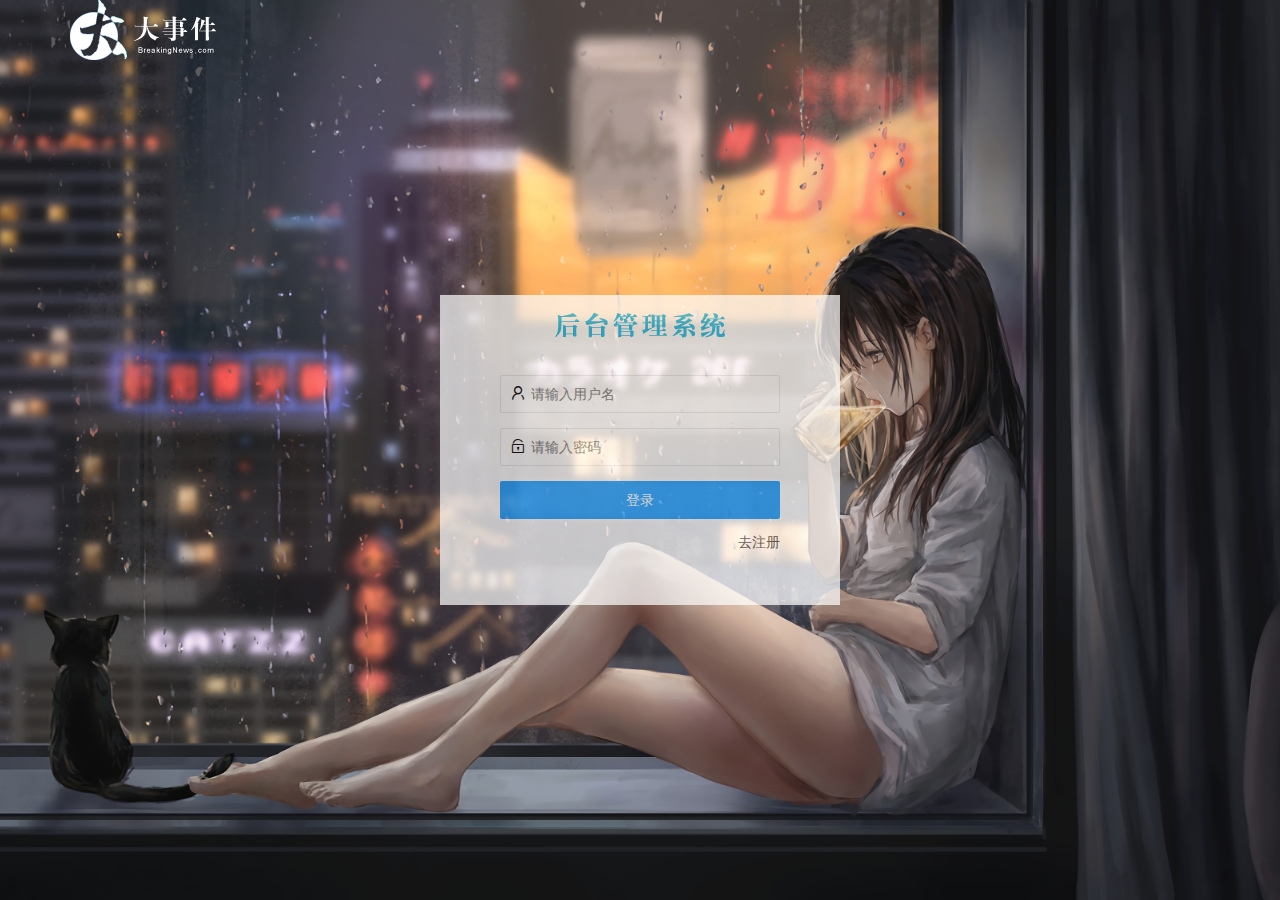
<file: login.html>
<!DOCTYPE html>
<html lang="en">

<head>
    <meta charset="UTF-8">
    <meta http-equiv="X-UA-Compatible" content="IE=edge">
    <meta name="viewport" content="width=device-width, initial-scale=1.0">
    <title>Document</title>
    <link rel="stylesheet" href="/assets/lib/layui/css/layui.css" />
    <link rel="stylesheet" href="/assets/css/login.css" />
    <!-- 头部log区域 -->
    <div class="layui-main">
        <img src="/assets/images/logo.png" alt="" />
    </div>


</head>

<body>
    <!-- 登录注册区域 -->
    <div class="loginAndRegBox">
        <div class="title-box"></div>
        <!-- 登录的div -->
        <div class="login-box">
            <!-- 登录的表单 -->
            <form class="layui-form" id="form_login">
                <!-- 用户名 -->
                <div class="layui-form-item">
                    <i class="layui-icon layui-icon-username"></i>
                    <input type="text" name="username" required lay-verify="required" placeholder="请输入用户名"
                        autocomplete="off" class="layui-input">
                </div>
                <!-- 密码 -->
                <div class="layui-form-item">
                    <i class="layui-icon layui-icon-password"></i>
                    <input type="password" name="password" required lay-verify="required|pass" placeholder="请输入密码"
                        autocomplete="off" class="layui-input">

                </div>
                <!-- 登录按钮 -->
                <div style="text-align: center;" class="layui-form-item">
                    <!-- 表单按钮与普通按钮的区别就是lay-submit属性 -->
                    <button class="layui-btn  layui-btn-normal" lay-submit>登录</button></button>
                </div>
                <div style="text-align: right;" class="layui-form-item">
                    <a href="javascript:;" id="link_reg">去注册</a>
                </div>
            </form>

        </div>
        <!-- 注册的div -->
        <div class="reg-box">
            <!-- 注册的表单 -->
            <form class="layui-form" id="form_reg">
                <!-- 用户名 -->
                <div class="layui-form-item">
                    <i class="layui-icon layui-icon-username"></i>
                    <input type="text" name="username" required lay-verify="required" placeholder="请输入用户名"
                        autocomplete="off" class="layui-input">
                </div>
                <!-- 密码 -->
                <div class="layui-form-item">
                    <i class="layui-icon layui-icon-password"></i>
                    <input type="password" name="password" required lay-verify="required|pass" placeholder="请输入密码"
                        autocomplete="off" class="layui-input">
                </div>
                <!-- 确认密码 -->
                <div class="layui-form-item">
                    <i class="layui-icon layui-icon-password"></i>
                    <input type="password" name="repassword" required lay-verify="required|pass|repwd"
                        placeholder="请再次输入密码" autocomplete="off" class="layui-input">
                </div>
                <!-- 注册按钮 -->
                <div style="text-align: center;" class="layui-form-item">
                    <!-- 表单按钮与普通按钮的区别就是lay-submit属性 -->
                    <button class="layui-btn  layui-btn-normal" lay-submit>注册</button></button>
                </div>
                <div style="text-align: right;" class="layui-form-item">
                    <a href="javascript:;" id="link_login">去登陆</a>
                </div>
            </form>
        </div>
    </div>
    <!-- 导入layui的js文件 -->
    <script src="/assets/lib/layui/layui.all.js"></script>
    <!-- 导入jq -->
    <script src="/assets/lib/jquery.js"></script>
    <!-- 自己封装的 -->
    <script src="/assets/js/baseAPI.js"></script>
    <script src="/assets/js/login.js"></script>
</body>

</html>
</file>
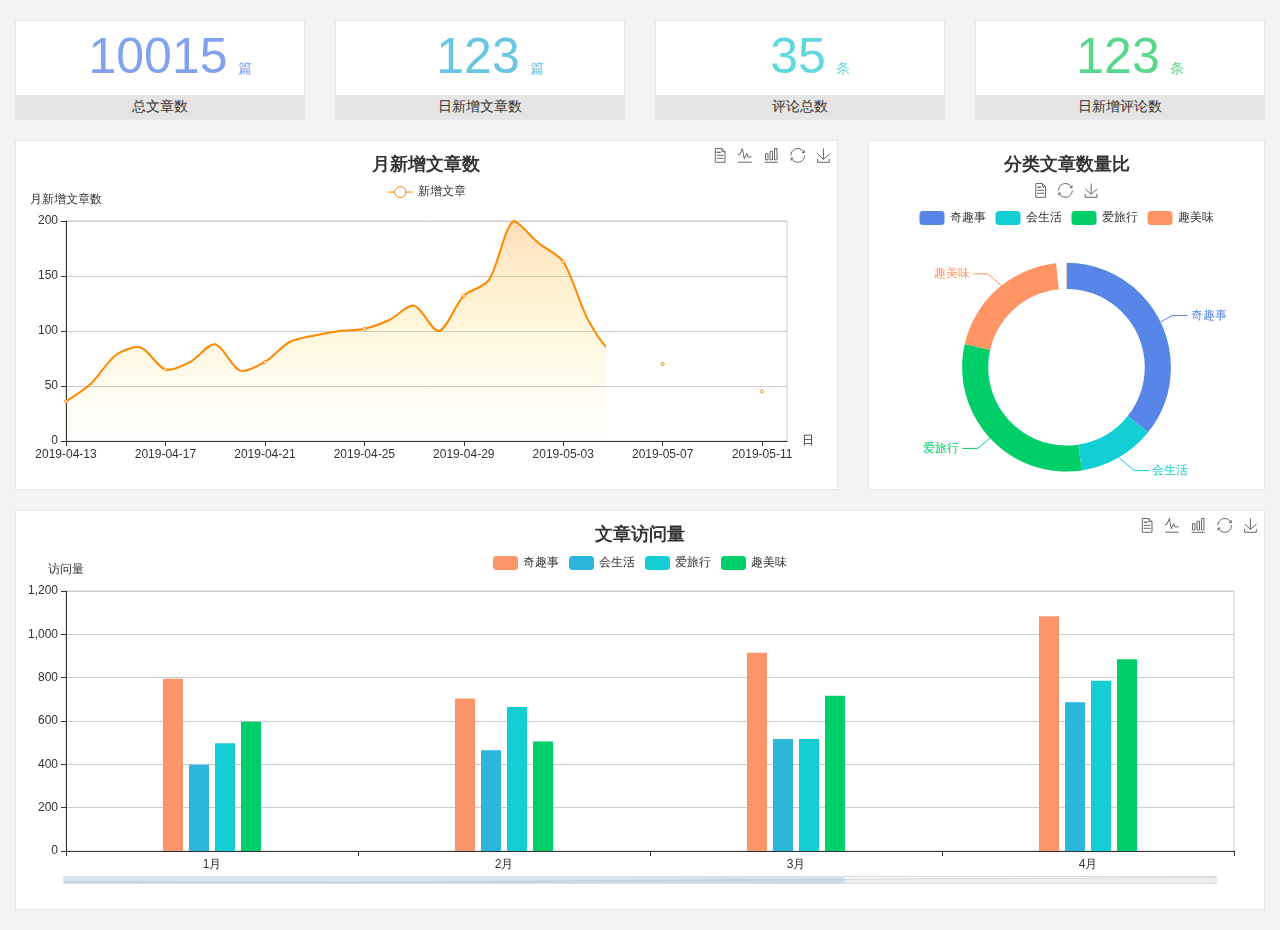
<file: home/dashboard.html>
<!DOCTYPE html>
<html lang="en">

<head>
  <meta charset="UTF-8">
  <meta name="viewport" content="width=device-width, initial-scale=1.0">
  <meta http-equiv="X-UA-Compatible" content="ie=edge">
  <title>图表统计</title>
  <link rel="stylesheet" href="../../assets/lib/bootstrap.css" />
  <link rel="stylesheet" href="../../assets/lib/main.css" />
  <script src="../../assets/lib/jquery.js"></script>
  <script type="text/javascript" src="../../assets/lib/echarts.min.js"></script>
</head>

<body>
  <div class="container-fluid">
    <div class="row spannel_list">
      <div class="col-sm-3 col-xs-6">
        <div class="spannel">
          <em>10015</em><span>篇</span>
          <b>总文章数</b>
        </div>
      </div>
      <div class="col-sm-3 col-xs-6">
        <div class="spannel scolor01">
          <em>123</em><span>篇</span>
          <b>日新增文章数</b>
        </div>
      </div>
      <div class="col-sm-3 col-xs-6">
        <div class="spannel scolor02">
          <em>35</em><span>条</span>
          <b>评论总数</b>
        </div>
      </div>
      <div class="col-sm-3 col-xs-6">
        <div class="spannel scolor03">
          <em>123</em><span>条</span>
          <b>日新增评论数</b>
        </div>
      </div>
    </div>
  </div>

  <div class="container-fluid">
    <div class="row curve-pie">
      <div class="col-lg-8 col-md-8">
        <div class="gragh_pannel" id="curve_show"></div>
      </div>
      <div class="col-lg-4 col-md-4">
        <div class="gragh_pannel" id="pie_show"></div>
      </div>
    </div>
  </div>

  <div class="container-fluid">
    <div class="column_pannel" id="column_show"></div>
  </div>

  <script>
    var oChart = echarts.init(document.getElementById('curve_show'));
    var aList_all = [
      { 'count': 36, 'date': '2019-04-13' },
      { 'count': 52, 'date': '2019-04-14' },
      { 'count': 78, 'date': '2019-04-15' },
      { 'count': 85, 'date': '2019-04-16' },
      { 'count': 65, 'date': '2019-04-17' },
      { 'count': 72, 'date': '2019-04-18' },
      { 'count': 88, 'date': '2019-04-19' },
      { 'count': 64, 'date': '2019-04-20' },
      { 'count': 72, 'date': '2019-04-21' },
      { 'count': 90, 'date': '2019-04-22' },
      { 'count': 96, 'date': '2019-04-23' },
      { 'count': 100, 'date': '2019-04-24' },
      { 'count': 102, 'date': '2019-04-25' },
      { 'count': 110, 'date': '2019-04-26' },
      { 'count': 123, 'date': '2019-04-27' },
      { 'count': 100, 'date': '2019-04-28' },
      { 'count': 132, 'date': '2019-04-29' },
      { 'count': 146, 'date': '2019-04-30' },
      { 'count': 200, 'date': '2019-05-01' },
      { 'count': 180, 'date': '2019-05-02' },
      { 'count': 163, 'date': '2019-05-03' },
      { 'count': 110, 'date': '2019-05-04' },
      { 'count': 80, 'date': '2019-05-05' },
      { 'count': 82, 'date': '2019-05-06' },
      { 'count': 70, 'date': '2019-05-07' },
      { 'count': 65, 'date': '2019-05-08' },
      { 'count': 54, 'date': '2019-05-09' },
      { 'count': 40, 'date': '2019-05-10' },
      { 'count': 45, 'date': '2019-05-11' },
      { 'count': 38, 'date': '2019-05-12' },
    ];

    let aCount = [];
    let aDate = [];

    for (var i = 0; i < aList_all.length; i++) {
      aCount.push(aList_all[i].count);
      aDate.push(aList_all[i].date);
    }

    var chartopt = {
      title: {
        text: '月新增文章数',
        left: 'center',
        top: '10'
      },
      tooltip: {
        trigger: 'axis'
      },
      legend: {
        data: ['新增文章'],
        top: '40'
      },
      toolbox: {
        show: true,
        feature: {
          mark: { show: true },
          dataView: { show: true, readOnly: false },
          magicType: { show: true, type: ['line', 'bar'] },
          restore: { show: true },
          saveAsImage: { show: true }
        }
      },
      calculable: true,
      xAxis: [
        {
          name: '日',
          type: 'category',
          boundaryGap: false,
          data: aDate
        }
      ],
      yAxis: [
        {
          name: '月新增文章数',
          type: 'value'
        }
      ],
      series: [
        {
          name: '新增文章',
          type: 'line',
          smooth: true,
          itemStyle: { normal: { areaStyle: { type: 'default' }, color: '#f80' }, lineStyle: { color: '#f80' } },
          data: aCount
        }],
      areaStyle: {
        normal: {
          color: new echarts.graphic.LinearGradient(0, 0, 0, 1, [{
            offset: 0,
            color: 'rgba(255,136,0,0.39)'
          }, {
            offset: .34,
            color: 'rgba(255,180,0,0.25)'
          }, {
            offset: 1,
            color: 'rgba(255,222,0,0.00)'
          }])

        }
      },
      grid: {
        show: true,
        x: 50,
        x2: 50,
        y: 80,
        height: 220
      }
    };

    oChart.setOption(chartopt);


    var oPie = echarts.init(document.getElementById('pie_show'));
    var oPieopt =
    {
      title: {
        top: 10,
        text: '分类文章数量比',
        x: 'center'
      },
      tooltip: {
        trigger: 'item',
        formatter: "{a} <br/>{b} : {c} ({d}%)"
      },
      color: ['#5885e8', '#13cfd5', '#00ce68', '#ff9565'],
      legend: {
        x: 'center',
        top: 65,
        data: ['奇趣事', '会生活', '爱旅行', '趣美味']
      },
      toolbox: {
        show: true,
        x: 'center',
        top: 35,
        feature: {
          mark: { show: true },
          dataView: { show: true, readOnly: false },
          magicType: {
            show: true,
            type: ['pie', 'funnel'],
            option: {
              funnel: {
                x: '25%',
                width: '50%',
                funnelAlign: 'left',
                max: 1548
              }
            }
          },
          restore: { show: true },
          saveAsImage: { show: true }
        }
      },
      calculable: true,
      series: [
        {
          name: '访问来源',
          type: 'pie',
          radius: ['45%', '60%'],
          center: ['50%', '65%'],
          data: [
            { value: 300, name: '奇趣事' },
            { value: 100, name: '会生活' },
            { value: 260, name: '爱旅行' },
            { value: 180, name: '趣美味' }
          ]
        }
      ]
    };
    oPie.setOption(oPieopt);



    var oColumn = this.echarts.init(document.getElementById('column_show'));
    var oColumnopt =
    {
      title: {
        text: '文章访问量',
        left: 'center',
        top: '10'
      },
      tooltip: {
        trigger: 'axis'
      },
      legend: {
        data: ['奇趣事', '会生活', '爱旅行', '趣美味'],
        top: '40'
      },
      toolbox: {
        show: true,
        feature: {
          mark: { show: true },
          dataView: { show: true, readOnly: false },
          magicType: { show: true, type: ['line', 'bar'] },
          restore: { show: true },
          saveAsImage: { show: true }
        }
      },
      calculable: true,
      xAxis: [
        {
          type: 'category',
          data: ['1月', '2月', '3月', '4月', '5月']
        }
      ],
      yAxis: [
        {
          name: '访问量',
          type: 'value'
        }
      ],
      series: [
        {
          name: '奇趣事',
          type: 'bar',
          barWidth: 20,
          itemStyle: {
            normal: { areaStyle: { type: 'default' }, color: '#fd956a' }
          },
          data: [800, 708, 920, 1090, 1200]
        },
        {
          name: '会生活',
          type: 'bar',
          barWidth: 20,
          itemStyle: {
            normal: { areaStyle: { type: 'default' }, color: '#2bb6db' }
          },
          data: [400, 468, 520, 690, 800]
        },
        {
          name: '爱旅行',
          type: 'bar',
          barWidth: 20,
          itemStyle: {
            normal: { areaStyle: { type: 'default' }, color: '#13cfd5' }
          },
          data: [500, 668, 520, 790, 900]
        },
        {
          name: '趣美味',
          type: 'bar',
          barWidth: 20,
          itemStyle: {
            normal: { areaStyle: { type: 'default' }, color: '#00ce68' }
          },
          data: [600, 508, 720, 890, 1000]
        }
      ],
      grid: {
        show: true,
        x: 50,
        x2: 30,
        y: 80,
        height: 260
      },
      dataZoom: [//给x轴设置滚动条
        {
          start: 0,//默认为0
          end: 100 - 1000 / 31,//默认为100
          type: 'slider',
          show: true,
          xAxisIndex: [0],
          handleSize: 0,//滑动条的 左右2个滑动条的大小
          height: 8,//组件高度
          left: 45, //左边的距离
          right: 50,//右边的距离
          bottom: 26,//右边的距离
          handleColor: '#ddd',//h滑动图标的颜色
          handleStyle: {
            borderColor: "#cacaca",
            borderWidth: "1",
            shadowBlur: 2,
            background: "#ddd",
            shadowColor: "#ddd",
          }
        }]
    };
    oColumn.setOption(oColumnopt);
  </script>
</body>

</html>
</file>
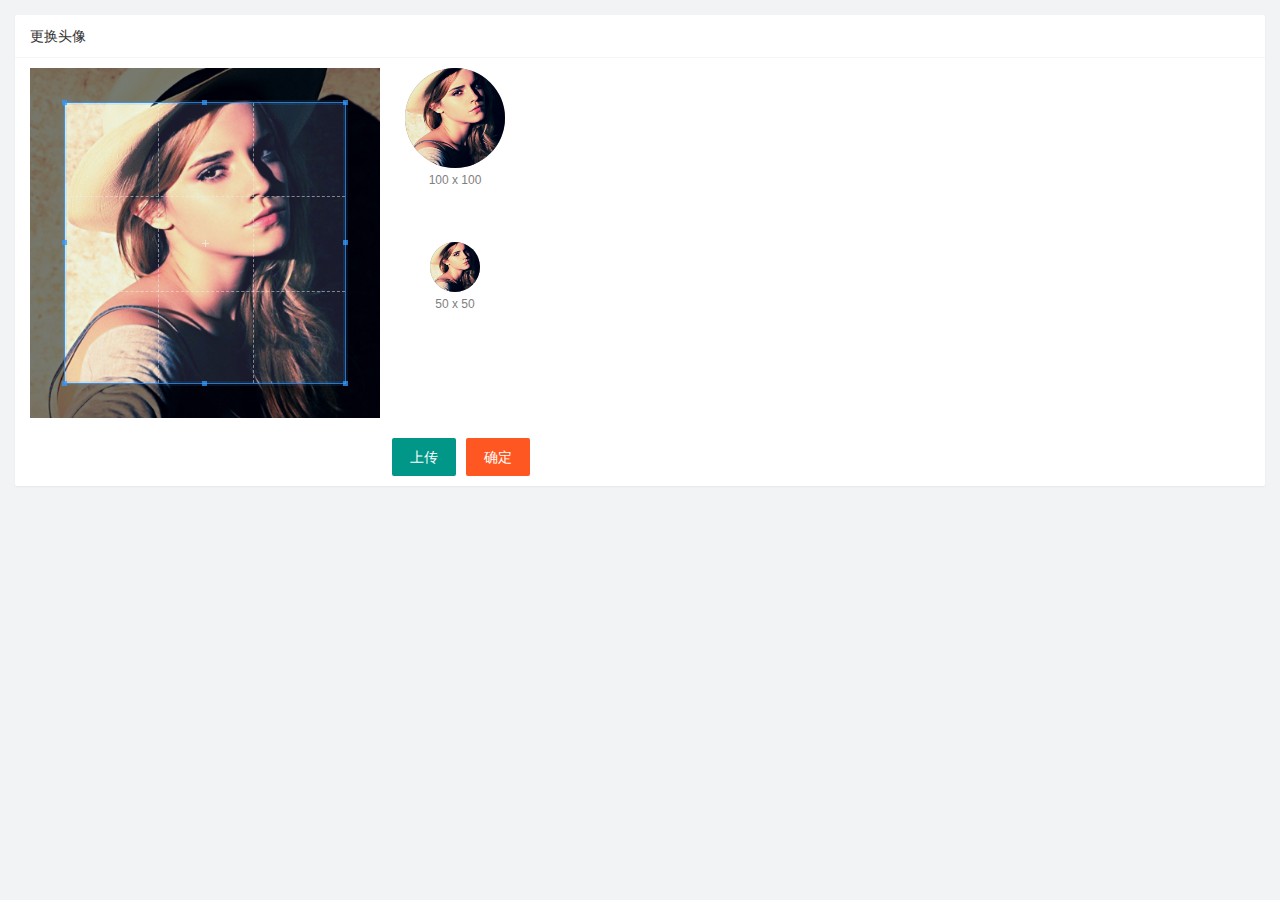
<file: user/user_avatar.html>
<!DOCTYPE html>
<html lang="en">

<head>
    <meta charset="UTF-8">
    <meta http-equiv="X-UA-Compatible" content="IE=edge">
    <meta name="viewport" content="width=device-width, initial-scale=1.0">
    <title>Document</title>
    <link rel="stylesheet" href="/assets/lib/layui/css/layui.css">
    <link rel="stylesheet" href="/assets/css/user/user_avatar.css">
    <link rel="stylesheet" href="/assets/lib/cropper/cropper.css" />
</head>

<body>
    <!-- 卡片区域 -->
    <div class="layui-card">
        <div class="layui-card-header">更换头像</div>
        <div class="layui-card-body">
            <!-- 第一行的图片裁剪和预览区域 -->
            <div class="row1">
                <!-- 图片裁剪区域 -->
                <div class="cropper-box">
                    <!-- 这个 img 标签很重要，将来会把它初始化为裁剪区域 -->
                    <img id="image" src="/assets/images/sample.jpg" />
                </div>
                <!-- 图片的预览区域 -->
                <div class="preview-box">
                    <div>
                        <!-- 宽高为 100px 的预览区域 -->
                        <div class="img-preview w100"></div>
                        <p class="size">100 x 100</p>
                    </div>
                    <div>
                        <!-- 宽高为 50px 的预览区域 -->
                        <div class="img-preview w50"></div>
                        <p class="size">50 x 50</p>
                    </div>
                </div>
            </div>

            <!-- 第二行的按钮区域 -->
            <div class="row2">
                <!-- 通过accept属性可以指定可以选择的文件类型 -->
                <input type="file" id="file" accept="image/png,image/jpeg">
                <button type="button" class="layui-btn" id="btnChooseImage">上传</button>
                <button type="button" class="layui-btn layui-btn-danger" id="btnUpload">确定</button>
            </div>
        </div>
    </div>

    <script src="/assets/lib/layui/layui.all.js"></script>
    <script src="/assets/lib/jquery.js"></script>
    <script src="/assets/lib/cropper/Cropper.js"></script>
    <script src="/assets/lib/cropper/jquery-cropper.js"></script>
    <script src="/assets/js/user/user_avatar.js"></script>
    <script src="/assets/js/baseAPI.js"></script>
</body>

</html>
</file>
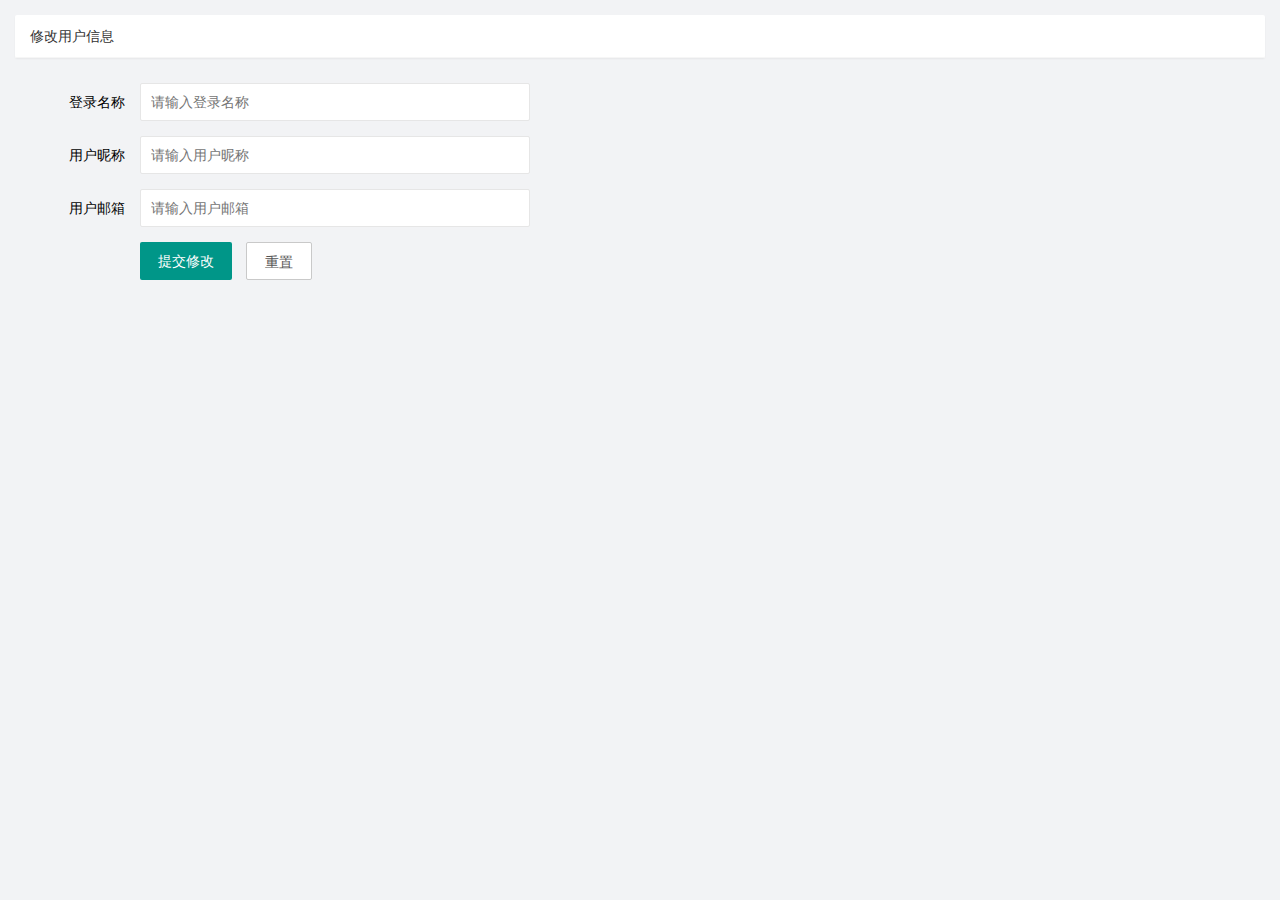
<file: user/user_info.html>
<!DOCTYPE html>
<html lang="en">

<head>
    <meta charset="UTF-8">
    <meta http-equiv="X-UA-Compatible" content="IE=edge">
    <meta name="viewport" content="width=device-width, initial-scale=1.0">
    <title>Document</title>
    <!-- 导入layui样式 -->
    <link rel="stylesheet" href="/assets/lib/layui/css/layui.css">
    <!-- 导入自己的样式 -->
    <link rel="stylesheet" href="/assets/css/user/user_info.css" />
</head>

<body>
    <!-- 卡片区域 -->
    <div class="layui-card">
        <div class="layui-card-header">修改用户信息</div>
    </div>
    <div class="layui-card-body">
        <!-- form表单区域 -->
        <form class="layui-form" lay-filter="formUserInfo">
            <!-- 这是隐藏域，保存从服务器获得的id -->
            <input type="hidden" name="id" />
            <div class="layui-form-item">
                <label class="layui-form-label">登录名称</label></label>
                <div class="layui-input-block">
                    <input type="text" name="username" required lay-verify="required" placeholder="请输入登录名称"
                        autocomplete="off" class="layui-input" readonly>
                </div>
            </div>
            <div class="layui-form-item">
                <label class="layui-form-label">用户昵称</label>
                <div class="layui-input-block">
                    <input type="text" name="nickname" required lay-verify="required|nickname" placeholder="请输入用户昵称"
                        autocomplete="off" class="layui-input">
                </div>
            </div>
            <div class="layui-form-item">
                <label class="layui-form-label">用户邮箱</label>
                <div class="layui-input-block">
                    <input type="text" name="email" required lay-verify="required|email" placeholder="请输入用户邮箱"
                        autocomplete="off" class="layui-input">
                </div>
            </div>
            <div class="layui-form-item">
                <div class="layui-input-block">
                    <button class="layui-btn" lay-submit lay-filter="formDemo">提交修改</button>
                    <button type="reset" class="layui-btn layui-btn-primary" id="btnReset">重置</button>
                </div>
            </div>
        </form>
    </div>
    </div>
    <script src="/assets/lib/layui/layui.all.js"></script>
    <script src="/assets/lib/jquery.js"></script>
    <script src="/assets/js/baseAPI.js"></script>
    <script src="/assets/js/user/user_info.js"></script>
</body>

</html>
</file>
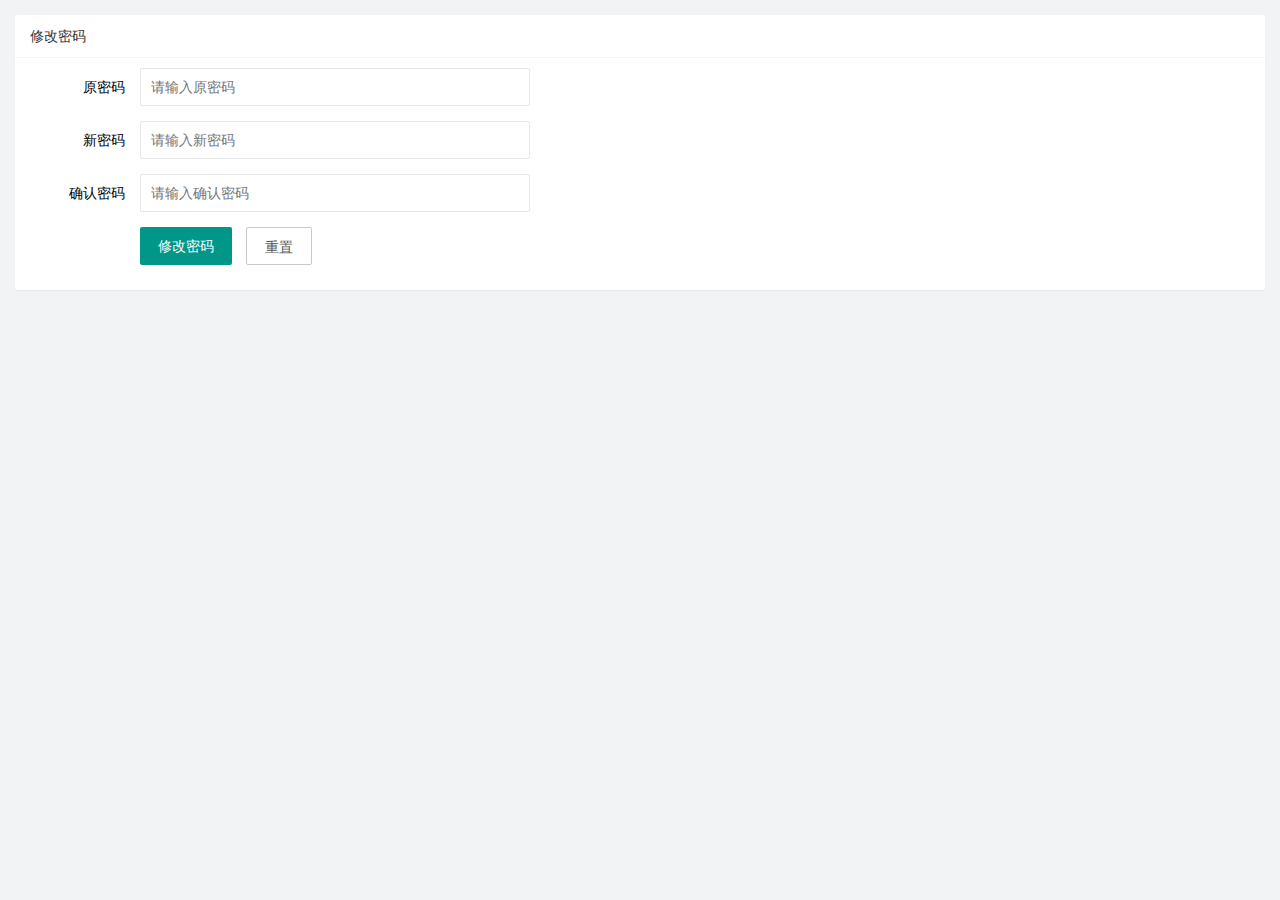
<file: user/user_pwd.html>
<!DOCTYPE html>
<html lang="en">

<head>
    <meta charset="UTF-8">
    <meta http-equiv="X-UA-Compatible" content="IE=edge">
    <meta name="viewport" content="width=device-width, initial-scale=1.0">
    <title>Document</title>
    <link rel="stylesheet" href="/assets/lib/layui/css/layui.css">
    <link rel="stylesheet" href="/assets/css/user/user_pwd.css">
</head>

<body>
    <!-- 卡片区域 -->
    <div class="layui-card">
        <div class="layui-card-header">修改密码</div>
        <div class="layui-card-body">
            <form class="layui-form">
                <div class="layui-form-item">
                    <label class="layui-form-label">原密码</label>
                    <div class="layui-input-block">
                        <input type="password" name="oldPwd" required lay-verify="required|pwd" placeholder="请输入原密码"
                            autocomplete="off" class="layui-input">
                    </div>
                </div>
                <div class="layui-form-item">
                    <label class="layui-form-label">新密码</label>
                    <div class="layui-input-block">
                        <input type="password" name="newPwd" required lay-verify="required|pwd|samePwd"
                            placeholder="请输入新密码" autocomplete="off" class="layui-input">
                    </div>
                </div>
                <div class="layui-form-item">
                    <label class="layui-form-label">确认密码</label>
                    <div class="layui-input-block">
                        <input type="password" name="rePwd" required lay-verify="required|pwd|rePwd"
                            placeholder="请输入确认密码" autocomplete="off" class="layui-input">
                    </div>
                </div>
                <div class="layui-form-item">
                    <div class="layui-input-block">
                        <button class="layui-btn" lay-submit lay-filter="formDemo">修改密码</button>
                        <button type="reset" class="layui-btn layui-btn-primary">重置</button>
                    </div>
                </div>
            </form>
        </div>
    </div>
    <script src="/assets/lib/layui/layui.all.js"></script>
    <script src="/assets/lib/jquery.js"></script>
    <script src="/assets/js/baseAPI.js"></script>
    <script src="/assets/js/user/user_pwd.js"></script>
</body>

</html>
</file>
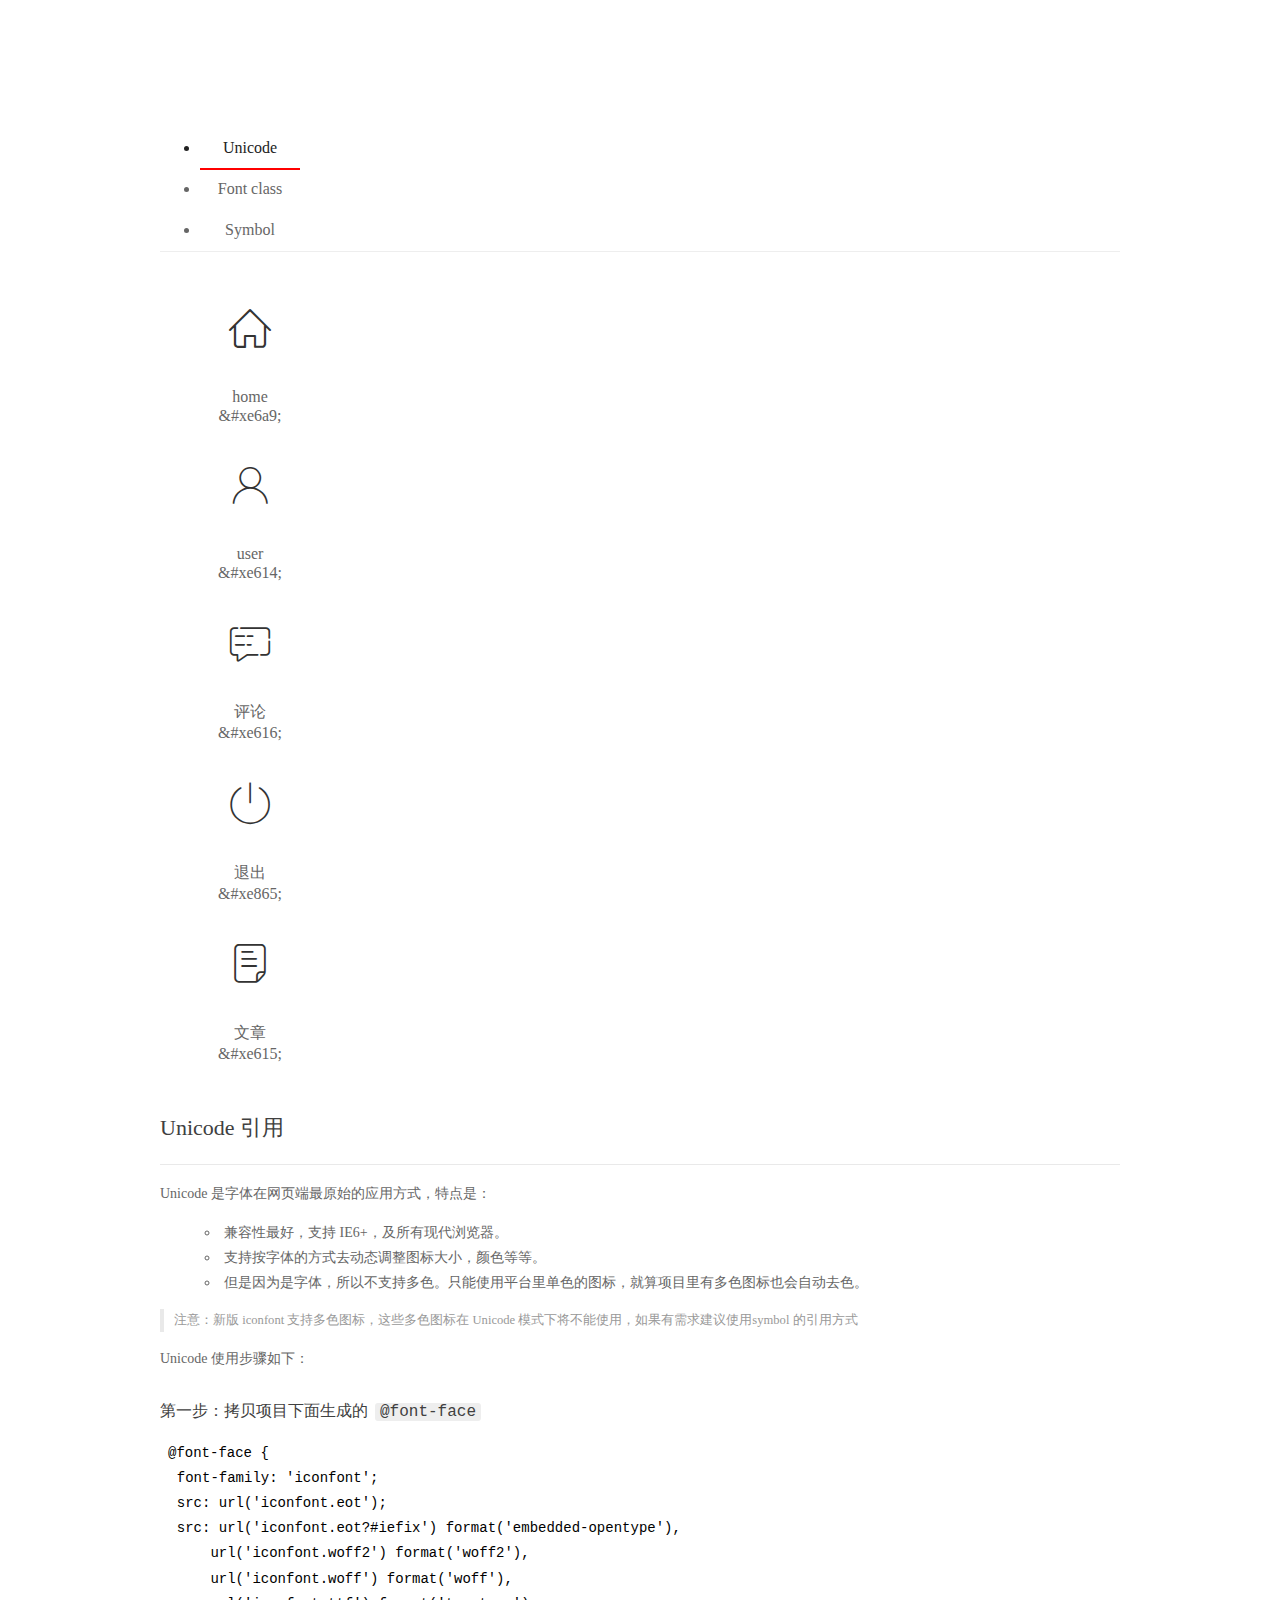
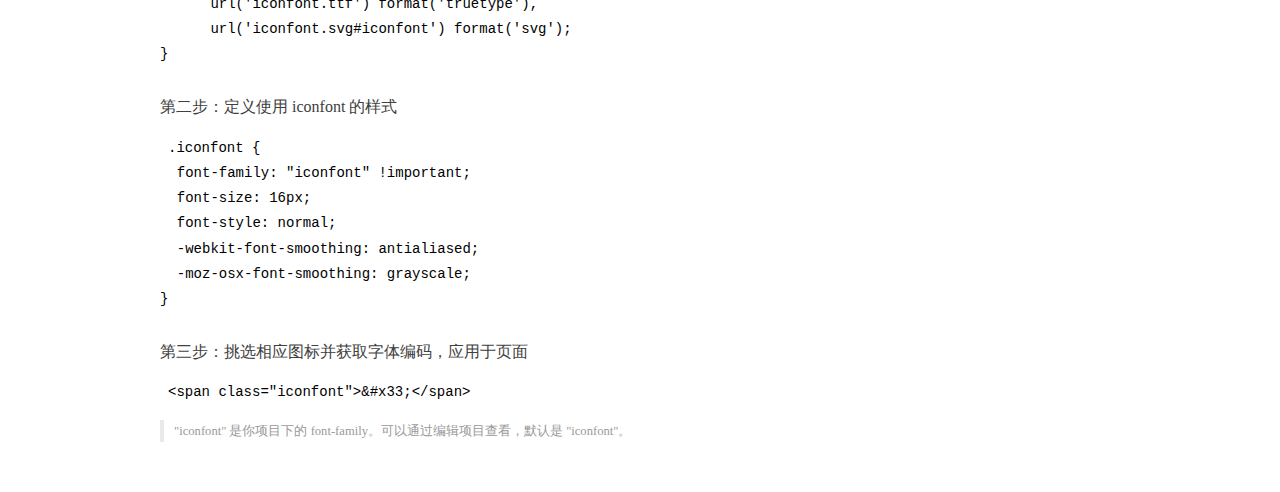
<file: assets/fonts/demo_index.html>
<!DOCTYPE html>
<html>
<head>
  <meta charset="utf-8"/>
  <title>IconFont Demo</title>
  <link rel="shortcut icon" href="https://gtms04.alicdn.com/tps/i4/TB1_oz6GVXXXXaFXpXXJDFnIXXX-64-64.ico" type="image/x-icon"/>
  <link rel="stylesheet" href="https://g.alicdn.com/thx/cube/1.3.2/cube.min.css">
  <link rel="stylesheet" href="demo.css">
  <link rel="stylesheet" href="iconfont.css">
  <script src="iconfont.js"></script>
  <!-- jQuery -->
  <script src="https://a1.alicdn.com/oss/uploads/2018/12/26/7bfddb60-08e8-11e9-9b04-53e73bb6408b.js"></script>
  <!-- 代码高亮 -->
  <script src="https://a1.alicdn.com/oss/uploads/2018/12/26/a3f714d0-08e6-11e9-8a15-ebf944d7534c.js"></script>
</head>
<body>
  <div class="main">
    <h1 class="logo"><a href="https://www.iconfont.cn/" title="iconfont 首页" target="_blank">&#xe86b;</a></h1>
    <div class="nav-tabs">
      <ul id="tabs" class="dib-box">
        <li class="dib active"><span>Unicode</span></li>
        <li class="dib"><span>Font class</span></li>
        <li class="dib"><span>Symbol</span></li>
      </ul>
      
    </div>
    <div class="tab-container">
      <div class="content unicode" style="display: block;">
          <ul class="icon_lists dib-box">
          
            <li class="dib">
              <span class="icon iconfont">&#xe6a9;</span>
                <div class="name">home</div>
                <div class="code-name">&amp;#xe6a9;</div>
              </li>
          
            <li class="dib">
              <span class="icon iconfont">&#xe614;</span>
                <div class="name">user</div>
                <div class="code-name">&amp;#xe614;</div>
              </li>
          
            <li class="dib">
              <span class="icon iconfont">&#xe616;</span>
                <div class="name">评论</div>
                <div class="code-name">&amp;#xe616;</div>
              </li>
          
            <li class="dib">
              <span class="icon iconfont">&#xe865;</span>
                <div class="name">退出</div>
                <div class="code-name">&amp;#xe865;</div>
              </li>
          
            <li class="dib">
              <span class="icon iconfont">&#xe615;</span>
                <div class="name">文章</div>
                <div class="code-name">&amp;#xe615;</div>
              </li>
          
          </ul>
          <div class="article markdown">
          <h2 id="unicode-">Unicode 引用</h2>
          <hr>

          <p>Unicode 是字体在网页端最原始的应用方式，特点是：</p>
          <ul>
            <li>兼容性最好，支持 IE6+，及所有现代浏览器。</li>
            <li>支持按字体的方式去动态调整图标大小，颜色等等。</li>
            <li>但是因为是字体，所以不支持多色。只能使用平台里单色的图标，就算项目里有多色图标也会自动去色。</li>
          </ul>
          <blockquote>
            <p>注意：新版 iconfont 支持多色图标，这些多色图标在 Unicode 模式下将不能使用，如果有需求建议使用symbol 的引用方式</p>
          </blockquote>
          <p>Unicode 使用步骤如下：</p>
          <h3 id="-font-face">第一步：拷贝项目下面生成的 <code>@font-face</code></h3>
<pre><code class="language-css"
>@font-face {
  font-family: 'iconfont';
  src: url('iconfont.eot');
  src: url('iconfont.eot?#iefix') format('embedded-opentype'),
      url('iconfont.woff2') format('woff2'),
      url('iconfont.woff') format('woff'),
      url('iconfont.ttf') format('truetype'),
      url('iconfont.svg#iconfont') format('svg');
}
</code></pre>
          <h3 id="-iconfont-">第二步：定义使用 iconfont 的样式</h3>
<pre><code class="language-css"
>.iconfont {
  font-family: "iconfont" !important;
  font-size: 16px;
  font-style: normal;
  -webkit-font-smoothing: antialiased;
  -moz-osx-font-smoothing: grayscale;
}
</code></pre>
          <h3 id="-">第三步：挑选相应图标并获取字体编码，应用于页面</h3>
<pre>
<code class="language-html"
>&lt;span class="iconfont"&gt;&amp;#x33;&lt;/span&gt;
</code></pre>
          <blockquote>
            <p>"iconfont" 是你项目下的 font-family。可以通过编辑项目查看，默认是 "iconfont"。</p>
          </blockquote>
          </div>
      </div>
      <div class="content font-class">
        <ul class="icon_lists dib-box">
          
          <li class="dib">
            <span class="icon iconfont icon-home"></span>
            <div class="name">
              home
            </div>
            <div class="code-name">.icon-home
            </div>
          </li>
          
          <li class="dib">
            <span class="icon iconfont icon-user"></span>
            <div class="name">
              user
            </div>
            <div class="code-name">.icon-user
            </div>
          </li>
          
          <li class="dib">
            <span class="icon iconfont icon-pinglun"></span>
            <div class="name">
              评论
            </div>
            <div class="code-name">.icon-pinglun
            </div>
          </li>
          
          <li class="dib">
            <span class="icon iconfont icon-tuichu"></span>
            <div class="name">
              退出
            </div>
            <div class="code-name">.icon-tuichu
            </div>
          </li>
          
          <li class="dib">
            <span class="icon iconfont icon-16"></span>
            <div class="name">
              文章
            </div>
            <div class="code-name">.icon-16
            </div>
          </li>
          
        </ul>
        <div class="article markdown">
        <h2 id="font-class-">font-class 引用</h2>
        <hr>

        <p>font-class 是 Unicode 使用方式的一种变种，主要是解决 Unicode 书写不直观，语意不明确的问题。</p>
        <p>与 Unicode 使用方式相比，具有如下特点：</p>
        <ul>
          <li>兼容性良好，支持 IE8+，及所有现代浏览器。</li>
          <li>相比于 Unicode 语意明确，书写更直观。可以很容易分辨这个 icon 是什么。</li>
          <li>因为使用 class 来定义图标，所以当要替换图标时，只需要修改 class 里面的 Unicode 引用。</li>
          <li>不过因为本质上还是使用的字体，所以多色图标还是不支持的。</li>
        </ul>
        <p>使用步骤如下：</p>
        <h3 id="-fontclass-">第一步：引入项目下面生成的 fontclass 代码：</h3>
<pre><code class="language-html">&lt;link rel="stylesheet" href="./iconfont.css"&gt;
</code></pre>
        <h3 id="-">第二步：挑选相应图标并获取类名，应用于页面：</h3>
<pre><code class="language-html">&lt;span class="iconfont icon-xxx"&gt;&lt;/span&gt;
</code></pre>
        <blockquote>
          <p>"
            iconfont" 是你项目下的 font-family。可以通过编辑项目查看，默认是 "iconfont"。</p>
        </blockquote>
      </div>
      </div>
      <div class="content symbol">
          <ul class="icon_lists dib-box">
          
            <li class="dib">
                <svg class="icon svg-icon" aria-hidden="true">
                  <use xlink:href="#icon-home"></use>
                </svg>
                <div class="name">home</div>
                <div class="code-name">#icon-home</div>
            </li>
          
            <li class="dib">
                <svg class="icon svg-icon" aria-hidden="true">
                  <use xlink:href="#icon-user"></use>
                </svg>
                <div class="name">user</div>
                <div class="code-name">#icon-user</div>
            </li>
          
            <li class="dib">
                <svg class="icon svg-icon" aria-hidden="true">
                  <use xlink:href="#icon-pinglun"></use>
                </svg>
                <div class="name">评论</div>
                <div class="code-name">#icon-pinglun</div>
            </li>
          
            <li class="dib">
                <svg class="icon svg-icon" aria-hidden="true">
                  <use xlink:href="#icon-tuichu"></use>
                </svg>
                <div class="name">退出</div>
                <div class="code-name">#icon-tuichu</div>
            </li>
          
            <li class="dib">
                <svg class="icon svg-icon" aria-hidden="true">
                  <use xlink:href="#icon-16"></use>
                </svg>
                <div class="name">文章</div>
                <div class="code-name">#icon-16</div>
            </li>
          
          </ul>
          <div class="article markdown">
          <h2 id="symbol-">Symbol 引用</h2>
          <hr>

          <p>这是一种全新的使用方式，应该说这才是未来的主流，也是平台目前推荐的用法。相关介绍可以参考这篇<a href="">文章</a>
            这种用法其实是做了一个 SVG 的集合，与另外两种相比具有如下特点：</p>
          <ul>
            <li>支持多色图标了，不再受单色限制。</li>
            <li>通过一些技巧，支持像字体那样，通过 <code>font-size</code>, <code>color</code> 来调整样式。</li>
            <li>兼容性较差，支持 IE9+，及现代浏览器。</li>
            <li>浏览器渲染 SVG 的性能一般，还不如 png。</li>
          </ul>
          <p>使用步骤如下：</p>
          <h3 id="-symbol-">第一步：引入项目下面生成的 symbol 代码：</h3>
<pre><code class="language-html">&lt;script src="./iconfont.js"&gt;&lt;/script&gt;
</code></pre>
          <h3 id="-css-">第二步：加入通用 CSS 代码（引入一次就行）：</h3>
<pre><code class="language-html">&lt;style&gt;
.icon {
  width: 1em;
  height: 1em;
  vertical-align: -0.15em;
  fill: currentColor;
  overflow: hidden;
}
&lt;/style&gt;
</code></pre>
          <h3 id="-">第三步：挑选相应图标并获取类名，应用于页面：</h3>
<pre><code class="language-html">&lt;svg class="icon" aria-hidden="true"&gt;
  &lt;use xlink:href="#icon-xxx"&gt;&lt;/use&gt;
&lt;/svg&gt;
</code></pre>
          </div>
      </div>

    </div>
  </div>
  <script>
  $(document).ready(function () {
      $('.tab-container .content:first').show()

      $('#tabs li').click(function (e) {
        var tabContent = $('.tab-container .content')
        var index = $(this).index()

        if ($(this).hasClass('active')) {
          return
        } else {
          $('#tabs li').removeClass('active')
          $(this).addClass('active')

          tabContent.hide().eq(index).fadeIn()
        }
      })
    })
  </script>
</body>
</html>
</file>
<file: assets/lib/layui/css/layui.css>
/** layui-v2.5.5 MIT License By https://www.layui.com */
 .layui-inline,img{display:inline-block;vertical-align:middle}h1,h2,h3,h4,h5,h6{font-weight:400}.layui-edge,.layui-header,.layui-inline,.layui-main{position:relative}.layui-body,.layui-edge,.layui-elip{overflow:hidden}.layui-btn,.layui-edge,.layui-inline,img{vertical-align:middle}.layui-btn,.layui-disabled,.layui-icon,.layui-unselect{-moz-user-select:none;-webkit-user-select:none;-ms-user-select:none}.layui-elip,.layui-form-checkbox span,.layui-form-pane .layui-form-label{text-overflow:ellipsis;white-space:nowrap}.layui-breadcrumb,.layui-tree-btnGroup{visibility:hidden}blockquote,body,button,dd,div,dl,dt,form,h1,h2,h3,h4,h5,h6,input,li,ol,p,pre,td,textarea,th,ul{margin:0;padding:0;-webkit-tap-highlight-color:rgba(0,0,0,0)}a:active,a:hover{outline:0}img{border:none}li{list-style:none}table{border-collapse:collapse;border-spacing:0}h4,h5,h6{font-size:100%}button,input,optgroup,option,select,textarea{font-family:inherit;font-size:inherit;font-style:inherit;font-weight:inherit;outline:0}pre{white-space:pre-wrap;white-space:-moz-pre-wrap;white-space:-pre-wrap;white-space:-o-pre-wrap;word-wrap:break-word}body{line-height:24px;font:14px Helvetica Neue,Helvetica,PingFang SC,Tahoma,Arial,sans-serif}hr{height:1px;margin:10px 0;border:0;clear:both}a{color:#333;text-decoration:none}a:hover{color:#777}a cite{font-style:normal;*cursor:pointer}.layui-border-box,.layui-border-box *{box-sizing:border-box}.layui-box,.layui-box *{box-sizing:content-box}.layui-clear{clear:both;*zoom:1}.layui-clear:after{content:'\20';clear:both;*zoom:1;display:block;height:0}.layui-inline{*display:inline;*zoom:1}.layui-edge{display:inline-block;width:0;height:0;border-width:6px;border-style:dashed;border-color:transparent}.layui-edge-top{top:-4px;border-bottom-color:#999;border-bottom-style:solid}.layui-edge-right{border-left-color:#999;border-left-style:solid}.layui-edge-bottom{top:2px;border-top-color:#999;border-top-style:solid}.layui-edge-left{border-right-color:#999;border-right-style:solid}.layui-disabled,.layui-disabled:hover{color:#d2d2d2!important;cursor:not-allowed!important}.layui-circle{border-radius:100%}.layui-show{display:block!important}.layui-hide{display:none!important}@font-face{font-family:layui-icon;src:url(../font/iconfont.eot?v=250);src:url(../font/iconfont.eot?v=250#iefix) format('embedded-opentype'),url(../font/iconfont.woff2?v=250) format('woff2'),url(../font/iconfont.woff?v=250) format('woff'),url(../font/iconfont.ttf?v=250) format('truetype'),url(../font/iconfont.svg?v=250#layui-icon) format('svg')}.layui-icon{font-family:layui-icon!important;font-size:16px;font-style:normal;-webkit-font-smoothing:antialiased;-moz-osx-font-smoothing:grayscale}.layui-icon-reply-fill:before{content:"\e611"}.layui-icon-set-fill:before{content:"\e614"}.layui-icon-menu-fill:before{content:"\e60f"}.layui-icon-search:before{content:"\e615"}.layui-icon-share:before{content:"\e641"}.layui-icon-set-sm:before{content:"\e620"}.layui-icon-engine:before{content:"\e628"}.layui-icon-close:before{content:"\1006"}.layui-icon-close-fill:before{content:"\1007"}.layui-icon-chart-screen:before{content:"\e629"}.layui-icon-star:before{content:"\e600"}.layui-icon-circle-dot:before{content:"\e617"}.layui-icon-chat:before{content:"\e606"}.layui-icon-release:before{content:"\e609"}.layui-icon-list:before{content:"\e60a"}.layui-icon-chart:before{content:"\e62c"}.layui-icon-ok-circle:before{content:"\1005"}.layui-icon-layim-theme:before{content:"\e61b"}.layui-icon-table:before{content:"\e62d"}.layui-icon-right:before{content:"\e602"}.layui-icon-left:before{content:"\e603"}.layui-icon-cart-simple:before{content:"\e698"}.layui-icon-face-cry:before{content:"\e69c"}.layui-icon-face-smile:before{content:"\e6af"}.layui-icon-survey:before{content:"\e6b2"}.layui-icon-tree:before{content:"\e62e"}.layui-icon-upload-circle:before{content:"\e62f"}.layui-icon-add-circle:before{content:"\e61f"}.layui-icon-download-circle:before{content:"\e601"}.layui-icon-templeate-1:before{content:"\e630"}.layui-icon-util:before{content:"\e631"}.layui-icon-face-surprised:before{content:"\e664"}.layui-icon-edit:before{content:"\e642"}.layui-icon-speaker:before{content:"\e645"}.layui-icon-down:before{content:"\e61a"}.layui-icon-file:before{content:"\e621"}.layui-icon-layouts:before{content:"\e632"}.layui-icon-rate-half:before{content:"\e6c9"}.layui-icon-add-circle-fine:before{content:"\e608"}.layui-icon-prev-circle:before{content:"\e633"}.layui-icon-read:before{content:"\e705"}.layui-icon-404:before{content:"\e61c"}.layui-icon-carousel:before{content:"\e634"}.layui-icon-help:before{content:"\e607"}.layui-icon-code-circle:before{content:"\e635"}.layui-icon-water:before{content:"\e636"}.layui-icon-username:before{content:"\e66f"}.layui-icon-find-fill:before{content:"\e670"}.layui-icon-about:before{content:"\e60b"}.layui-icon-location:before{content:"\e715"}.layui-icon-up:before{content:"\e619"}.layui-icon-pause:before{content:"\e651"}.layui-icon-date:before{content:"\e637"}.layui-icon-layim-uploadfile:before{content:"\e61d"}.layui-icon-delete:before{content:"\e640"}.layui-icon-play:before{content:"\e652"}.layui-icon-top:before{content:"\e604"}.layui-icon-friends:before{content:"\e612"}.layui-icon-refresh-3:before{content:"\e9aa"}.layui-icon-ok:before{content:"\e605"}.layui-icon-layer:before{content:"\e638"}.layui-icon-face-smile-fine:before{content:"\e60c"}.layui-icon-dollar:before{content:"\e659"}.layui-icon-group:before{content:"\e613"}.layui-icon-layim-download:before{content:"\e61e"}.layui-icon-picture-fine:before{content:"\e60d"}.layui-icon-link:before{content:"\e64c"}.layui-icon-diamond:before{content:"\e735"}.layui-icon-log:before{content:"\e60e"}.layui-icon-rate-solid:before{content:"\e67a"}.layui-icon-fonts-del:before{content:"\e64f"}.layui-icon-unlink:before{content:"\e64d"}.layui-icon-fonts-clear:before{content:"\e639"}.layui-icon-triangle-r:before{content:"\e623"}.layui-icon-circle:before{content:"\e63f"}.layui-icon-radio:before{content:"\e643"}.layui-icon-align-center:before{content:"\e647"}.layui-icon-align-right:before{content:"\e648"}.layui-icon-align-left:before{content:"\e649"}.layui-icon-loading-1:before{content:"\e63e"}.layui-icon-return:before{content:"\e65c"}.layui-icon-fonts-strong:before{content:"\e62b"}.layui-icon-upload:before{content:"\e67c"}.layui-icon-dialogue:before{content:"\e63a"}.layui-icon-video:before{content:"\e6ed"}.layui-icon-headset:before{content:"\e6fc"}.layui-icon-cellphone-fine:before{content:"\e63b"}.layui-icon-add-1:before{content:"\e654"}.layui-icon-face-smile-b:before{content:"\e650"}.layui-icon-fonts-html:before{content:"\e64b"}.layui-icon-form:before{content:"\e63c"}.layui-icon-cart:before{content:"\e657"}.layui-icon-camera-fill:before{content:"\e65d"}.layui-icon-tabs:before{content:"\e62a"}.layui-icon-fonts-code:before{content:"\e64e"}.layui-icon-fire:before{content:"\e756"}.layui-icon-set:before{content:"\e716"}.layui-icon-fonts-u:before{content:"\e646"}.layui-icon-triangle-d:before{content:"\e625"}.layui-icon-tips:before{content:"\e702"}.layui-icon-picture:before{content:"\e64a"}.layui-icon-more-vertical:before{content:"\e671"}.layui-icon-flag:before{content:"\e66c"}.layui-icon-loading:before{content:"\e63d"}.layui-icon-fonts-i:before{content:"\e644"}.layui-icon-refresh-1:before{content:"\e666"}.layui-icon-rmb:before{content:"\e65e"}.layui-icon-home:before{content:"\e68e"}.layui-icon-user:before{content:"\e770"}.layui-icon-notice:before{content:"\e667"}.layui-icon-login-weibo:before{content:"\e675"}.layui-icon-voice:before{content:"\e688"}.layui-icon-upload-drag:before{content:"\e681"}.layui-icon-login-qq:before{content:"\e676"}.layui-icon-snowflake:before{content:"\e6b1"}.layui-icon-file-b:before{content:"\e655"}.layui-icon-template:before{content:"\e663"}.layui-icon-auz:before{content:"\e672"}.layui-icon-console:before{content:"\e665"}.layui-icon-app:before{content:"\e653"}.layui-icon-prev:before{content:"\e65a"}.layui-icon-website:before{content:"\e7ae"}.layui-icon-next:before{content:"\e65b"}.layui-icon-component:before{content:"\e857"}.layui-icon-more:before{content:"\e65f"}.layui-icon-login-wechat:before{content:"\e677"}.layui-icon-shrink-right:before{content:"\e668"}.layui-icon-spread-left:before{content:"\e66b"}.layui-icon-camera:before{content:"\e660"}.layui-icon-note:before{content:"\e66e"}.layui-icon-refresh:before{content:"\e669"}.layui-icon-female:before{content:"\e661"}.layui-icon-male:before{content:"\e662"}.layui-icon-password:before{content:"\e673"}.layui-icon-senior:before{content:"\e674"}.layui-icon-theme:before{content:"\e66a"}.layui-icon-tread:before{content:"\e6c5"}.layui-icon-praise:before{content:"\e6c6"}.layui-icon-star-fill:before{content:"\e658"}.layui-icon-rate:before{content:"\e67b"}.layui-icon-template-1:before{content:"\e656"}.layui-icon-vercode:before{content:"\e679"}.layui-icon-cellphone:before{content:"\e678"}.layui-icon-screen-full:before{content:"\e622"}.layui-icon-screen-restore:before{content:"\e758"}.layui-icon-cols:before{content:"\e610"}.layui-icon-export:before{content:"\e67d"}.layui-icon-print:before{content:"\e66d"}.layui-icon-slider:before{content:"\e714"}.layui-icon-addition:before{content:"\e624"}.layui-icon-subtraction:before{content:"\e67e"}.layui-icon-service:before{content:"\e626"}.layui-icon-transfer:before{content:"\e691"}.layui-main{width:1140px;margin:0 auto}.layui-header{z-index:1000;height:60px}.layui-header a:hover{transition:all .5s;-webkit-transition:all .5s}.layui-side{position:fixed;left:0;top:0;bottom:0;z-index:999;width:200px;overflow-x:hidden}.layui-side-scroll{position:relative;width:220px;height:100%;overflow-x:hidden}.layui-body{position:absolute;left:200px;right:0;top:0;bottom:0;z-index:998;width:auto;overflow-y:auto;box-sizing:border-box}.layui-layout-body{overflow:hidden}.layui-layout-admin .layui-header{background-color:#23262E}.layui-layout-admin .layui-side{top:60px;width:200px;overflow-x:hidden}.layui-layout-admin .layui-body{position:fixed;top:60px;bottom:44px}.layui-layout-admin .layui-main{width:auto;margin:0 15px}.layui-layout-admin .layui-footer{position:fixed;left:200px;right:0;bottom:0;height:44px;line-height:44px;padding:0 15px;background-color:#eee}.layui-layout-admin .layui-logo{position:absolute;left:0;top:0;width:200px;height:100%;line-height:60px;text-align:center;color:#009688;font-size:16px}.layui-layout-admin .layui-header .layui-nav{background:0 0}.layui-layout-left{position:absolute!important;left:200px;top:0}.layui-layout-right{position:absolute!important;right:0;top:0}.layui-container{position:relative;margin:0 auto;padding:0 15px;box-sizing:border-box}.layui-fluid{position:relative;margin:0 auto;padding:0 15px}.layui-row:after,.layui-row:before{content:'';display:block;clear:both}.layui-col-lg1,.layui-col-lg10,.layui-col-lg11,.layui-col-lg12,.layui-col-lg2,.layui-col-lg3,.layui-col-lg4,.layui-col-lg5,.layui-col-lg6,.layui-col-lg7,.layui-col-lg8,.layui-col-lg9,.layui-col-md1,.layui-col-md10,.layui-col-md11,.layui-col-md12,.layui-col-md2,.layui-col-md3,.layui-col-md4,.layui-col-md5,.layui-col-md6,.layui-col-md7,.layui-col-md8,.layui-col-md9,.layui-col-sm1,.layui-col-sm10,.layui-col-sm11,.layui-col-sm12,.layui-col-sm2,.layui-col-sm3,.layui-col-sm4,.layui-col-sm5,.layui-col-sm6,.layui-col-sm7,.layui-col-sm8,.layui-col-sm9,.layui-col-xs1,.layui-col-xs10,.layui-col-xs11,.layui-col-xs12,.layui-col-xs2,.layui-col-xs3,.layui-col-xs4,.layui-col-xs5,.layui-col-xs6,.layui-col-xs7,.layui-col-xs8,.layui-col-xs9{position:relative;display:block;box-sizing:border-box}.layui-col-xs1,.layui-col-xs10,.layui-col-xs11,.layui-col-xs12,.layui-col-xs2,.layui-col-xs3,.layui-col-xs4,.layui-col-xs5,.layui-col-xs6,.layui-col-xs7,.layui-col-xs8,.layui-col-xs9{float:left}.layui-col-xs1{width:8.33333333%}.layui-col-xs2{width:16.66666667%}.layui-col-xs3{width:25%}.layui-col-xs4{width:33.33333333%}.layui-col-xs5{width:41.66666667%}.layui-col-xs6{width:50%}.layui-col-xs7{width:58.33333333%}.layui-col-xs8{width:66.66666667%}.layui-col-xs9{width:75%}.layui-col-xs10{width:83.33333333%}.layui-col-xs11{width:91.66666667%}.layui-col-xs12{width:100%}.layui-col-xs-offset1{margin-left:8.33333333%}.layui-col-xs-offset2{margin-left:16.66666667%}.layui-col-xs-offset3{margin-left:25%}.layui-col-xs-offset4{margin-left:33.33333333%}.layui-col-xs-offset5{margin-left:41.66666667%}.layui-col-xs-offset6{margin-left:50%}.layui-col-xs-offset7{margin-left:58.33333333%}.layui-col-xs-offset8{margin-left:66.66666667%}.layui-col-xs-offset9{margin-left:75%}.layui-col-xs-offset10{margin-left:83.33333333%}.layui-col-xs-offset11{margin-left:91.66666667%}.layui-col-xs-offset12{margin-left:100%}@media screen and (max-width:768px){.layui-hide-xs{display:none!important}.layui-show-xs-block{display:block!important}.layui-show-xs-inline{display:inline!important}.layui-show-xs-inline-block{display:inline-block!important}}@media screen and (min-width:768px){.layui-container{width:750px}.layui-hide-sm{display:none!important}.layui-show-sm-block{display:block!important}.layui-show-sm-inline{display:inline!important}.layui-show-sm-inline-block{display:inline-block!important}.layui-col-sm1,.layui-col-sm10,.layui-col-sm11,.layui-col-sm12,.layui-col-sm2,.layui-col-sm3,.layui-col-sm4,.layui-col-sm5,.layui-col-sm6,.layui-col-sm7,.layui-col-sm8,.layui-col-sm9{float:left}.layui-col-sm1{width:8.33333333%}.layui-col-sm2{width:16.66666667%}.layui-col-sm3{width:25%}.layui-col-sm4{width:33.33333333%}.layui-col-sm5{width:41.66666667%}.layui-col-sm6{width:50%}.layui-col-sm7{width:58.33333333%}.layui-col-sm8{width:66.66666667%}.layui-col-sm9{width:75%}.layui-col-sm10{width:83.33333333%}.layui-col-sm11{width:91.66666667%}.layui-col-sm12{width:100%}.layui-col-sm-offset1{margin-left:8.33333333%}.layui-col-sm-offset2{margin-left:16.66666667%}.layui-col-sm-offset3{margin-left:25%}.layui-col-sm-offset4{margin-left:33.33333333%}.layui-col-sm-offset5{margin-left:41.66666667%}.layui-col-sm-offset6{margin-left:50%}.layui-col-sm-offset7{margin-left:58.33333333%}.layui-col-sm-offset8{margin-left:66.66666667%}.layui-col-sm-offset9{margin-left:75%}.layui-col-sm-offset10{margin-left:83.33333333%}.layui-col-sm-offset11{margin-left:91.66666667%}.layui-col-sm-offset12{margin-left:100%}}@media screen and (min-width:992px){.layui-container{width:970px}.layui-hide-md{display:none!important}.layui-show-md-block{display:block!important}.layui-show-md-inline{display:inline!important}.layui-show-md-inline-block{display:inline-block!important}.layui-col-md1,.layui-col-md10,.layui-col-md11,.layui-col-md12,.layui-col-md2,.layui-col-md3,.layui-col-md4,.layui-col-md5,.layui-col-md6,.layui-col-md7,.layui-col-md8,.layui-col-md9{float:left}.layui-col-md1{width:8.33333333%}.layui-col-md2{width:16.66666667%}.layui-col-md3{width:25%}.layui-col-md4{width:33.33333333%}.layui-col-md5{width:41.66666667%}.layui-col-md6{width:50%}.layui-col-md7{width:58.33333333%}.layui-col-md8{width:66.66666667%}.layui-col-md9{width:75%}.layui-col-md10{width:83.33333333%}.layui-col-md11{width:91.66666667%}.layui-col-md12{width:100%}.layui-col-md-offset1{margin-left:8.33333333%}.layui-col-md-offset2{margin-left:16.66666667%}.layui-col-md-offset3{margin-left:25%}.layui-col-md-offset4{margin-left:33.33333333%}.layui-col-md-offset5{margin-left:41.66666667%}.layui-col-md-offset6{margin-left:50%}.layui-col-md-offset7{margin-left:58.33333333%}.layui-col-md-offset8{margin-left:66.66666667%}.layui-col-md-offset9{margin-left:75%}.layui-col-md-offset10{margin-left:83.33333333%}.layui-col-md-offset11{margin-left:91.66666667%}.layui-col-md-offset12{margin-left:100%}}@media screen and (min-width:1200px){.layui-container{width:1170px}.layui-hide-lg{display:none!important}.layui-show-lg-block{display:block!important}.layui-show-lg-inline{display:inline!important}.layui-show-lg-inline-block{display:inline-block!important}.layui-col-lg1,.layui-col-lg10,.layui-col-lg11,.layui-col-lg12,.layui-col-lg2,.layui-col-lg3,.layui-col-lg4,.layui-col-lg5,.layui-col-lg6,.layui-col-lg7,.layui-col-lg8,.layui-col-lg9{float:left}.layui-col-lg1{width:8.33333333%}.layui-col-lg2{width:16.66666667%}.layui-col-lg3{width:25%}.layui-col-lg4{width:33.33333333%}.layui-col-lg5{width:41.66666667%}.layui-col-lg6{width:50%}.layui-col-lg7{width:58.33333333%}.layui-col-lg8{width:66.66666667%}.layui-col-lg9{width:75%}.layui-col-lg10{width:83.33333333%}.layui-col-lg11{width:91.66666667%}.layui-col-lg12{width:100%}.layui-col-lg-offset1{margin-left:8.33333333%}.layui-col-lg-offset2{margin-left:16.66666667%}.layui-col-lg-offset3{margin-left:25%}.layui-col-lg-offset4{margin-left:33.33333333%}.layui-col-lg-offset5{margin-left:41.66666667%}.layui-col-lg-offset6{margin-left:50%}.layui-col-lg-offset7{margin-left:58.33333333%}.layui-col-lg-offset8{margin-left:66.66666667%}.layui-col-lg-offset9{margin-left:75%}.layui-col-lg-offset10{margin-left:83.33333333%}.layui-col-lg-offset11{margin-left:91.66666667%}.layui-col-lg-offset12{margin-left:100%}}.layui-col-space1{margin:-.5px}.layui-col-space1>*{padding:.5px}.layui-col-space3{margin:-1.5px}.layui-col-space3>*{padding:1.5px}.layui-col-space5{margin:-2.5px}.layui-col-space5>*{padding:2.5px}.layui-col-space8{margin:-3.5px}.layui-col-space8>*{padding:3.5px}.layui-col-space10{margin:-5px}.layui-col-space10>*{padding:5px}.layui-col-space12{margin:-6px}.layui-col-space12>*{padding:6px}.layui-col-space15{margin:-7.5px}.layui-col-space15>*{padding:7.5px}.layui-col-space18{margin:-9px}.layui-col-space18>*{padding:9px}.layui-col-space20{margin:-10px}.layui-col-space20>*{padding:10px}.layui-col-space22{margin:-11px}.layui-col-space22>*{padding:11px}.layui-col-space25{margin:-12.5px}.layui-col-space25>*{padding:12.5px}.layui-col-space30{margin:-15px}.layui-col-space30>*{padding:15px}.layui-btn,.layui-input,.layui-select,.layui-textarea,.layui-upload-button{outline:0;-webkit-appearance:none;transition:all .3s;-webkit-transition:all .3s;box-sizing:border-box}.layui-elem-quote{margin-bottom:10px;padding:15px;line-height:22px;border-left:5px solid #009688;border-radius:0 2px 2px 0;background-color:#f2f2f2}.layui-quote-nm{border-style:solid;border-width:1px 1px 1px 5px;background:0 0}.layui-elem-field{margin-bottom:10px;padding:0;border-width:1px;border-style:solid}.layui-elem-field legend{margin-left:20px;padding:0 10px;font-size:20px;font-weight:300}.layui-field-title{margin:10px 0 20px;border-width:1px 0 0}.layui-field-box{padding:10px 15px}.layui-field-title .layui-field-box{padding:10px 0}.layui-progress{position:relative;height:6px;border-radius:20px;background-color:#e2e2e2}.layui-progress-bar{position:absolute;left:0;top:0;width:0;max-width:100%;height:6px;border-radius:20px;text-align:right;background-color:#5FB878;transition:all .3s;-webkit-transition:all .3s}.layui-progress-big,.layui-progress-big .layui-progress-bar{height:18px;line-height:18px}.layui-progress-text{position:relative;top:-20px;line-height:18px;font-size:12px;color:#666}.layui-progress-big .layui-progress-text{position:static;padding:0 10px;color:#fff}.layui-collapse{border-width:1px;border-style:solid;border-radius:2px}.layui-colla-content,.layui-colla-item{border-top-width:1px;border-top-style:solid}.layui-colla-item:first-child{border-top:none}.layui-colla-title{position:relative;height:42px;line-height:42px;padding:0 15px 0 35px;color:#333;background-color:#f2f2f2;cursor:pointer;font-size:14px;overflow:hidden}.layui-colla-content{display:none;padding:10px 15px;line-height:22px;color:#666}.layui-colla-icon{position:absolute;left:15px;top:0;font-size:14px}.layui-card{margin-bottom:15px;border-radius:2px;background-color:#fff;box-shadow:0 1px 2px 0 rgba(0,0,0,.05)}.layui-card:last-child{margin-bottom:0}.layui-card-header{position:relative;height:42px;line-height:42px;padding:0 15px;border-bottom:1px solid #f6f6f6;color:#333;border-radius:2px 2px 0 0;font-size:14px}.layui-bg-black,.layui-bg-blue,.layui-bg-cyan,.layui-bg-green,.layui-bg-orange,.layui-bg-red{color:#fff!important}.layui-card-body{position:relative;padding:10px 15px;line-height:24px}.layui-card-body[pad15]{padding:15px}.layui-card-body[pad20]{padding:20px}.layui-card-body .layui-table{margin:5px 0}.layui-card .layui-tab{margin:0}.layui-panel-window{position:relative;padding:15px;border-radius:0;border-top:5px solid #E6E6E6;background-color:#fff}.layui-auxiliar-moving{position:fixed;left:0;right:0;top:0;bottom:0;width:100%;height:100%;background:0 0;z-index:9999999999}.layui-form-label,.layui-form-mid,.layui-form-select,.layui-input-block,.layui-input-inline,.layui-textarea{position:relative}.layui-bg-red{background-color:#FF5722!important}.layui-bg-orange{background-color:#FFB800!important}.layui-bg-green{background-color:#009688!important}.layui-bg-cyan{background-color:#2F4056!important}.layui-bg-blue{background-color:#1E9FFF!important}.layui-bg-black{background-color:#393D49!important}.layui-bg-gray{background-color:#eee!important;color:#666!important}.layui-badge-rim,.layui-colla-content,.layui-colla-item,.layui-collapse,.layui-elem-field,.layui-form-pane .layui-form-item[pane],.layui-form-pane .layui-form-label,.layui-input,.layui-layedit,.layui-layedit-tool,.layui-quote-nm,.layui-select,.layui-tab-bar,.layui-tab-card,.layui-tab-title,.layui-tab-title .layui-this:after,.layui-textarea{border-color:#e6e6e6}.layui-timeline-item:before,hr{background-color:#e6e6e6}.layui-text{line-height:22px;font-size:14px;color:#666}.layui-text h1,.layui-text h2,.layui-text h3{font-weight:500;color:#333}.layui-text h1{font-size:30px}.layui-text h2{font-size:24px}.layui-text h3{font-size:18px}.layui-text a:not(.layui-btn){color:#01AAED}.layui-text a:not(.layui-btn):hover{text-decoration:underline}.layui-text ul{padding:5px 0 5px 15px}.layui-text ul li{margin-top:5px;list-style-type:disc}.layui-text em,.layui-word-aux{color:#999!important;padding:0 5px!important}.layui-btn{display:inline-block;height:38px;line-height:38px;padding:0 18px;background-color:#009688;color:#fff;white-space:nowrap;text-align:center;font-size:14px;border:none;border-radius:2px;cursor:pointer}.layui-btn:hover{opacity:.8;filter:alpha(opacity=80);color:#fff}.layui-btn:active{opacity:1;filter:alpha(opacity=100)}.layui-btn+.layui-btn{margin-left:10px}.layui-btn-container{font-size:0}.layui-btn-container .layui-btn{margin-right:10px;margin-bottom:10px}.layui-btn-container .layui-btn+.layui-btn{margin-left:0}.layui-table .layui-btn-container .layui-btn{margin-bottom:9px}.layui-btn-radius{border-radius:100px}.layui-btn .layui-icon{margin-right:3px;font-size:18px;vertical-align:bottom;vertical-align:middle\9}.layui-btn-primary{border:1px solid #C9C9C9;background-color:#fff;color:#555}.layui-btn-primary:hover{border-color:#009688;color:#333}.layui-btn-normal{background-color:#1E9FFF}.layui-btn-warm{background-color:#FFB800}.layui-btn-danger{background-color:#FF5722}.layui-btn-checked{background-color:#5FB878}.layui-btn-disabled,.layui-btn-disabled:active,.layui-btn-disabled:hover{border:1px solid #e6e6e6;background-color:#FBFBFB;color:#C9C9C9;cursor:not-allowed;opacity:1}.layui-btn-lg{height:44px;line-height:44px;padding:0 25px;font-size:16px}.layui-btn-sm{height:30px;line-height:30px;padding:0 10px;font-size:12px}.layui-btn-sm i{font-size:16px!important}.layui-btn-xs{height:22px;line-height:22px;padding:0 5px;font-size:12px}.layui-btn-xs i{font-size:14px!important}.layui-btn-group{display:inline-block;vertical-align:middle;font-size:0}.layui-btn-group .layui-btn{margin-left:0!important;margin-right:0!important;border-left:1px solid rgba(255,255,255,.5);border-radius:0}.layui-btn-group .layui-btn-primary{border-left:none}.layui-btn-group .layui-btn-primary:hover{border-color:#C9C9C9;color:#009688}.layui-btn-group .layui-btn:first-child{border-left:none;border-radius:2px 0 0 2px}.layui-btn-group .layui-btn-primary:first-child{border-left:1px solid #c9c9c9}.layui-btn-group .layui-btn:last-child{border-radius:0 2px 2px 0}.layui-btn-group .layui-btn+.layui-btn{margin-left:0}.layui-btn-group+.layui-btn-group{margin-left:10px}.layui-btn-fluid{width:100%}.layui-input,.layui-select,.layui-textarea{height:38px;line-height:1.3;line-height:38px\9;border-width:1px;border-style:solid;background-color:#fff;border-radius:2px}.layui-input::-webkit-input-placeholder,.layui-select::-webkit-input-placeholder,.layui-textarea::-webkit-input-placeholder{line-height:1.3}.layui-input,.layui-textarea{display:block;width:100%;padding-left:10px}.layui-input:hover,.layui-textarea:hover{border-color:#D2D2D2!important}.layui-input:focus,.layui-textarea:focus{border-color:#C9C9C9!important}.layui-textarea{min-height:100px;height:auto;line-height:20px;padding:6px 10px;resize:vertical}.layui-select{padding:0 10px}.layui-form input[type=checkbox],.layui-form input[type=radio],.layui-form select{display:none}.layui-form [lay-ignore]{display:initial}.layui-form-item{margin-bottom:15px;clear:both;*zoom:1}.layui-form-item:after{content:'\20';clear:both;*zoom:1;display:block;height:0}.layui-form-label{float:left;display:block;padding:9px 15px;width:80px;font-weight:400;line-height:20px;text-align:right}.layui-form-label-col{display:block;float:none;padding:9px 0;line-height:20px;text-align:left}.layui-form-item .layui-inline{margin-bottom:5px;margin-right:10px}.layui-input-block{margin-left:110px;min-height:36px}.layui-input-inline{display:inline-block;vertical-align:middle}.layui-form-item .layui-input-inline{float:left;width:190px;margin-right:10px}.layui-form-text .layui-input-inline{width:auto}.layui-form-mid{float:left;display:block;padding:9px 0!important;line-height:20px;margin-right:10px}.layui-form-danger+.layui-form-select .layui-input,.layui-form-danger:focus{border-color:#FF5722!important}.layui-form-select .layui-input{padding-right:30px;cursor:pointer}.layui-form-select .layui-edge{position:absolute;right:10px;top:50%;margin-top:-3px;cursor:pointer;border-width:6px;border-top-color:#c2c2c2;border-top-style:solid;transition:all .3s;-webkit-transition:all .3s}.layui-form-select dl{display:none;position:absolute;left:0;top:42px;padding:5px 0;z-index:899;min-width:100%;border:1px solid #d2d2d2;max-height:300px;overflow-y:auto;background-color:#fff;border-radius:2px;box-shadow:0 2px 4px rgba(0,0,0,.12);box-sizing:border-box}.layui-form-select dl dd,.layui-form-select dl dt{padding:0 10px;line-height:36px;white-space:nowrap;overflow:hidden;text-overflow:ellipsis}.layui-form-select dl dt{font-size:12px;color:#999}.layui-form-select dl dd{cursor:pointer}.layui-form-select dl dd:hover{background-color:#f2f2f2;-webkit-transition:.5s all;transition:.5s all}.layui-form-select .layui-select-group dd{padding-left:20px}.layui-form-select dl dd.layui-select-tips{padding-left:10px!important;color:#999}.layui-form-select dl dd.layui-this{background-color:#5FB878;color:#fff}.layui-form-checkbox,.layui-form-select dl dd.layui-disabled{background-color:#fff}.layui-form-selected dl{display:block}.layui-form-checkbox,.layui-form-checkbox *,.layui-form-switch{display:inline-block;vertical-align:middle}.layui-form-selected .layui-edge{margin-top:-9px;-webkit-transform:rotate(180deg);transform:rotate(180deg);margin-top:-3px\9}:root .layui-form-selected .layui-edge{margin-top:-9px\0/IE9}.layui-form-selectup dl{top:auto;bottom:42px}.layui-select-none{margin:5px 0;text-align:center;color:#999}.layui-select-disabled .layui-disabled{border-color:#eee!important}.layui-select-disabled .layui-edge{border-top-color:#d2d2d2}.layui-form-checkbox{position:relative;height:30px;line-height:30px;margin-right:10px;padding-right:30px;cursor:pointer;font-size:0;-webkit-transition:.1s linear;transition:.1s linear;box-sizing:border-box}.layui-form-checkbox span{padding:0 10px;height:100%;font-size:14px;border-radius:2px 0 0 2px;background-color:#d2d2d2;color:#fff;overflow:hidden}.layui-form-checkbox:hover span{background-color:#c2c2c2}.layui-form-checkbox i{position:absolute;right:0;top:0;width:30px;height:28px;border:1px solid #d2d2d2;border-left:none;border-radius:0 2px 2px 0;color:#fff;font-size:20px;text-align:center}.layui-form-checkbox:hover i{border-color:#c2c2c2;color:#c2c2c2}.layui-form-checked,.layui-form-checked:hover{border-color:#5FB878}.layui-form-checked span,.layui-form-checked:hover span{background-color:#5FB878}.layui-form-checked i,.layui-form-checked:hover i{color:#5FB878}.layui-form-item .layui-form-checkbox{margin-top:4px}.layui-form-checkbox[lay-skin=primary]{height:auto!important;line-height:normal!important;min-width:18px;min-height:18px;border:none!important;margin-right:0;padding-left:28px;padding-right:0;background:0 0}.layui-form-checkbox[lay-skin=primary] span{padding-left:0;padding-right:15px;line-height:18px;background:0 0;color:#666}.layui-form-checkbox[lay-skin=primary] i{right:auto;left:0;width:16px;height:16px;line-height:16px;border:1px solid #d2d2d2;font-size:12px;border-radius:2px;background-color:#fff;-webkit-transition:.1s linear;transition:.1s linear}.layui-form-checkbox[lay-skin=primary]:hover i{border-color:#5FB878;color:#fff}.layui-form-checked[lay-skin=primary] i{border-color:#5FB878!important;background-color:#5FB878;color:#fff}.layui-checkbox-disbaled[lay-skin=primary] span{background:0 0!important;color:#c2c2c2}.layui-checkbox-disbaled[lay-skin=primary]:hover i{border-color:#d2d2d2}.layui-form-item .layui-form-checkbox[lay-skin=primary]{margin-top:10px}.layui-form-switch{position:relative;height:22px;line-height:22px;min-width:35px;padding:0 5px;margin-top:8px;border:1px solid #d2d2d2;border-radius:20px;cursor:pointer;background-color:#fff;-webkit-transition:.1s linear;transition:.1s linear}.layui-form-switch i{position:absolute;left:5px;top:3px;width:16px;height:16px;border-radius:20px;background-color:#d2d2d2;-webkit-transition:.1s linear;transition:.1s linear}.layui-form-switch em{position:relative;top:0;width:25px;margin-left:21px;padding:0!important;text-align:center!important;color:#999!important;font-style:normal!important;font-size:12px}.layui-form-onswitch{border-color:#5FB878;background-color:#5FB878}.layui-checkbox-disbaled,.layui-checkbox-disbaled i{border-color:#e2e2e2!important}.layui-form-onswitch i{left:100%;margin-left:-21px;background-color:#fff}.layui-form-onswitch em{margin-left:5px;margin-right:21px;color:#fff!important}.layui-checkbox-disbaled span{background-color:#e2e2e2!important}.layui-checkbox-disbaled:hover i{color:#fff!important}[lay-radio]{display:none}.layui-form-radio,.layui-form-radio *{display:inline-block;vertical-align:middle}.layui-form-radio{line-height:28px;margin:6px 10px 0 0;padding-right:10px;cursor:pointer;font-size:0}.layui-form-radio *{font-size:14px}.layui-form-radio>i{margin-right:8px;font-size:22px;color:#c2c2c2}.layui-form-radio>i:hover,.layui-form-radioed>i{color:#5FB878}.layui-radio-disbaled>i{color:#e2e2e2!important}.layui-form-pane .layui-form-label{width:110px;padding:8px 15px;height:38px;line-height:20px;border-width:1px;border-style:solid;border-radius:2px 0 0 2px;text-align:center;background-color:#FBFBFB;overflow:hidden;box-sizing:border-box}.layui-form-pane .layui-input-inline{margin-left:-1px}.layui-form-pane .layui-input-block{margin-left:110px;left:-1px}.layui-form-pane .layui-input{border-radius:0 2px 2px 0}.layui-form-pane .layui-form-text .layui-form-label{float:none;width:100%;border-radius:2px;box-sizing:border-box;text-align:left}.layui-form-pane .layui-form-text .layui-input-inline{display:block;margin:0;top:-1px;clear:both}.layui-form-pane .layui-form-text .layui-input-block{margin:0;left:0;top:-1px}.layui-form-pane .layui-form-text .layui-textarea{min-height:100px;border-radius:0 0 2px 2px}.layui-form-pane .layui-form-checkbox{margin:4px 0 4px 10px}.layui-form-pane .layui-form-radio,.layui-form-pane .layui-form-switch{margin-top:6px;margin-left:10px}.layui-form-pane .layui-form-item[pane]{position:relative;border-width:1px;border-style:solid}.layui-form-pane .layui-form-item[pane] .layui-form-label{position:absolute;left:0;top:0;height:100%;border-width:0 1px 0 0}.layui-form-pane .layui-form-item[pane] .layui-input-inline{margin-left:110px}@media screen and (max-width:450px){.layui-form-item .layui-form-label{text-overflow:ellipsis;overflow:hidden;white-space:nowrap}.layui-form-item .layui-inline{display:block;margin-right:0;margin-bottom:20px;clear:both}.layui-form-item .layui-inline:after{content:'\20';clear:both;display:block;height:0}.layui-form-item .layui-input-inline{display:block;float:none;left:-3px;width:auto;margin:0 0 10px 112px}.layui-form-item .layui-input-inline+.layui-form-mid{margin-left:110px;top:-5px;padding:0}.layui-form-item .layui-form-checkbox{margin-right:5px;margin-bottom:5px}}.layui-layedit{border-width:1px;border-style:solid;border-radius:2px}.layui-layedit-tool{padding:3px 5px;border-bottom-width:1px;border-bottom-style:solid;font-size:0}.layedit-tool-fixed{position:fixed;top:0;border-top:1px solid #e2e2e2}.layui-layedit-tool .layedit-tool-mid,.layui-layedit-tool .layui-icon{display:inline-block;vertical-align:middle;text-align:center;font-size:14px}.layui-layedit-tool .layui-icon{position:relative;width:32px;height:30px;line-height:30px;margin:3px 5px;color:#777;cursor:pointer;border-radius:2px}.layui-layedit-tool .layui-icon:hover{color:#393D49}.layui-layedit-tool .layui-icon:active{color:#000}.layui-layedit-tool .layedit-tool-active{background-color:#e2e2e2;color:#000}.layui-layedit-tool .layui-disabled,.layui-layedit-tool .layui-disabled:hover{color:#d2d2d2;cursor:not-allowed}.layui-layedit-tool .layedit-tool-mid{width:1px;height:18px;margin:0 10px;background-color:#d2d2d2}.layedit-tool-html{width:50px!important;font-size:30px!important}.layedit-tool-b,.layedit-tool-code,.layedit-tool-help{font-size:16px!important}.layedit-tool-d,.layedit-tool-face,.layedit-tool-image,.layedit-tool-unlink{font-size:18px!important}.layedit-tool-image input{position:absolute;font-size:0;left:0;top:0;width:100%;height:100%;opacity:.01;filter:Alpha(opacity=1);cursor:pointer}.layui-layedit-iframe iframe{display:block;width:100%}#LAY_layedit_code{overflow:hidden}.layui-laypage{display:inline-block;*display:inline;*zoom:1;vertical-align:middle;margin:10px 0;font-size:0}.layui-laypage>a:first-child,.layui-laypage>a:first-child em{border-radius:2px 0 0 2px}.layui-laypage>a:last-child,.layui-laypage>a:last-child em{border-radius:0 2px 2px 0}.layui-laypage>:first-child{margin-left:0!important}.layui-laypage>:last-child{margin-right:0!important}.layui-laypage a,.layui-laypage button,.layui-laypage input,.layui-laypage select,.layui-laypage span{border:1px solid #e2e2e2}.layui-laypage a,.layui-laypage span{display:inline-block;*display:inline;*zoom:1;vertical-align:middle;padding:0 15px;height:28px;line-height:28px;margin:0 -1px 5px 0;background-color:#fff;color:#333;font-size:12px}.layui-flow-more a *,.layui-laypage input,.layui-table-view select[lay-ignore]{display:inline-block}.layui-laypage a:hover{color:#009688}.layui-laypage em{font-style:normal}.layui-laypage .layui-laypage-spr{color:#999;font-weight:700}.layui-laypage a{text-decoration:none}.layui-laypage .layui-laypage-curr{position:relative}.layui-laypage .layui-laypage-curr em{position:relative;color:#fff}.layui-laypage .layui-laypage-curr .layui-laypage-em{position:absolute;left:-1px;top:-1px;padding:1px;width:100%;height:100%;background-color:#009688}.layui-laypage-em{border-radius:2px}.layui-laypage-next em,.layui-laypage-prev em{font-family:Sim sun;font-size:16px}.layui-laypage .layui-laypage-count,.layui-laypage .layui-laypage-limits,.layui-laypage .layui-laypage-refresh,.layui-laypage .layui-laypage-skip{margin-left:10px;margin-right:10px;padding:0;border:none}.layui-laypage .layui-laypage-limits,.layui-laypage .layui-laypage-refresh{vertical-align:top}.layui-laypage .layui-laypage-refresh i{font-size:18px;cursor:pointer}.layui-laypage select{height:22px;padding:3px;border-radius:2px;cursor:pointer}.layui-laypage .layui-laypage-skip{height:30px;line-height:30px;color:#999}.layui-laypage button,.layui-laypage input{height:30px;line-height:30px;border-radius:2px;vertical-align:top;background-color:#fff;box-sizing:border-box}.layui-laypage input{width:40px;margin:0 10px;padding:0 3px;text-align:center}.layui-laypage input:focus,.layui-laypage select:focus{border-color:#009688!important}.layui-laypage button{margin-left:10px;padding:0 10px;cursor:pointer}.layui-table,.layui-table-view{margin:10px 0}.layui-flow-more{margin:10px 0;text-align:center;color:#999;font-size:14px}.layui-flow-more a{height:32px;line-height:32px}.layui-flow-more a *{vertical-align:top}.layui-flow-more a cite{padding:0 20px;border-radius:3px;background-color:#eee;color:#333;font-style:normal}.layui-flow-more a cite:hover{opacity:.8}.layui-flow-more a i{font-size:30px;color:#737383}.layui-table{width:100%;background-color:#fff;color:#666}.layui-table tr{transition:all .3s;-webkit-transition:all .3s}.layui-table th{text-align:left;font-weight:400}.layui-table tbody tr:hover,.layui-table thead tr,.layui-table-click,.layui-table-header,.layui-table-hover,.layui-table-mend,.layui-table-patch,.layui-table-tool,.layui-table-total,.layui-table-total tr,.layui-table[lay-even] tr:nth-child(even){background-color:#f2f2f2}.layui-table td,.layui-table th,.layui-table-col-set,.layui-table-fixed-r,.layui-table-grid-down,.layui-table-header,.layui-table-page,.layui-table-tips-main,.layui-table-tool,.layui-table-total,.layui-table-view,.layui-table[lay-skin=line],.layui-table[lay-skin=row]{border-width:1px;border-style:solid;border-color:#e6e6e6}.layui-table td,.layui-table th{position:relative;padding:9px 15px;min-height:20px;line-height:20px;font-size:14px}.layui-table[lay-skin=line] td,.layui-table[lay-skin=line] th{border-width:0 0 1px}.layui-table[lay-skin=row] td,.layui-table[lay-skin=row] th{border-width:0 1px 0 0}.layui-table[lay-skin=nob] td,.layui-table[lay-skin=nob] th{border:none}.layui-table img{max-width:100px}.layui-table[lay-size=lg] td,.layui-table[lay-size=lg] th{padding:15px 30px}.layui-table-view .layui-table[lay-size=lg] .layui-table-cell{height:40px;line-height:40px}.layui-table[lay-size=sm] td,.layui-table[lay-size=sm] th{font-size:12px;padding:5px 10px}.layui-table-view .layui-table[lay-size=sm] .layui-table-cell{height:20px;line-height:20px}.layui-table[lay-data]{display:none}.layui-table-box{position:relative;overflow:hidden}.layui-table-view .layui-table{position:relative;width:auto;margin:0}.layui-table-view .layui-table[lay-skin=line]{border-width:0 1px 0 0}.layui-table-view .layui-table[lay-skin=row]{border-width:0 0 1px}.layui-table-view .layui-table td,.layui-table-view .layui-table th{padding:5px 0;border-top:none;border-left:none}.layui-table-view .layui-table th.layui-unselect .layui-table-cell span{cursor:pointer}.layui-table-view .layui-table td{cursor:default}.layui-table-view .layui-table td[data-edit=text]{cursor:text}.layui-table-view .layui-form-checkbox[lay-skin=primary] i{width:18px;height:18px}.layui-table-view .layui-form-radio{line-height:0;padding:0}.layui-table-view .layui-form-radio>i{margin:0;font-size:20px}.layui-table-init{position:absolute;left:0;top:0;width:100%;height:100%;text-align:center;z-index:110}.layui-table-init .layui-icon{position:absolute;left:50%;top:50%;margin:-15px 0 0 -15px;font-size:30px;color:#c2c2c2}.layui-table-header{border-width:0 0 1px;overflow:hidden}.layui-table-header .layui-table{margin-bottom:-1px}.layui-table-tool .layui-inline[lay-event]{position:relative;width:26px;height:26px;padding:5px;line-height:16px;margin-right:10px;text-align:center;color:#333;border:1px solid #ccc;cursor:pointer;-webkit-transition:.5s all;transition:.5s all}.layui-table-tool .layui-inline[lay-event]:hover{border:1px solid #999}.layui-table-tool-temp{padding-right:120px}.layui-table-tool-self{position:absolute;right:17px;top:10px}.layui-table-tool .layui-table-tool-self .layui-inline[lay-event]{margin:0 0 0 10px}.layui-table-tool-panel{position:absolute;top:29px;left:-1px;padding:5px 0;min-width:150px;min-height:40px;border:1px solid #d2d2d2;text-align:left;overflow-y:auto;background-color:#fff;box-shadow:0 2px 4px rgba(0,0,0,.12)}.layui-table-cell,.layui-table-tool-panel li{overflow:hidden;text-overflow:ellipsis;white-space:nowrap}.layui-table-tool-panel li{padding:0 10px;line-height:30px;-webkit-transition:.5s all;transition:.5s all}.layui-table-tool-panel li .layui-form-checkbox[lay-skin=primary]{width:100%;padding-left:28px}.layui-table-tool-panel li:hover{background-color:#f2f2f2}.layui-table-tool-panel li .layui-form-checkbox[lay-skin=primary] i{position:absolute;left:0;top:0}.layui-table-tool-panel li .layui-form-checkbox[lay-skin=primary] span{padding:0}.layui-table-tool .layui-table-tool-self .layui-table-tool-panel{left:auto;right:-1px}.layui-table-col-set{position:absolute;right:0;top:0;width:20px;height:100%;border-width:0 0 0 1px;background-color:#fff}.layui-table-sort{width:10px;height:20px;margin-left:5px;cursor:pointer!important}.layui-table-sort .layui-edge{position:absolute;left:5px;border-width:5px}.layui-table-sort .layui-table-sort-asc{top:3px;border-top:none;border-bottom-style:solid;border-bottom-color:#b2b2b2}.layui-table-sort .layui-table-sort-asc:hover{border-bottom-color:#666}.layui-table-sort .layui-table-sort-desc{bottom:5px;border-bottom:none;border-top-style:solid;border-top-color:#b2b2b2}.layui-table-sort .layui-table-sort-desc:hover{border-top-color:#666}.layui-table-sort[lay-sort=asc] .layui-table-sort-asc{border-bottom-color:#000}.layui-table-sort[lay-sort=desc] .layui-table-sort-desc{border-top-color:#000}.layui-table-cell{height:28px;line-height:28px;padding:0 15px;position:relative;box-sizing:border-box}.layui-table-cell .layui-form-checkbox[lay-skin=primary]{top:-1px;padding:0}.layui-table-cell .layui-table-link{color:#01AAED}.laytable-cell-checkbox,.laytable-cell-numbers,.laytable-cell-radio,.laytable-cell-space{padding:0;text-align:center}.layui-table-body{position:relative;overflow:auto;margin-right:-1px;margin-bottom:-1px}.layui-table-body .layui-none{line-height:26px;padding:15px;text-align:center;color:#999}.layui-table-fixed{position:absolute;left:0;top:0;z-index:101}.layui-table-fixed .layui-table-body{overflow:hidden}.layui-table-fixed-l{box-shadow:0 -1px 8px rgba(0,0,0,.08)}.layui-table-fixed-r{left:auto;right:-1px;border-width:0 0 0 1px;box-shadow:-1px 0 8px rgba(0,0,0,.08)}.layui-table-fixed-r .layui-table-header{position:relative;overflow:visible}.layui-table-mend{position:absolute;right:-49px;top:0;height:100%;width:50px}.layui-table-tool{position:relative;z-index:890;width:100%;min-height:50px;line-height:30px;padding:10px 15px;border-width:0 0 1px}.layui-table-tool .layui-btn-container{margin-bottom:-10px}.layui-table-page,.layui-table-total{border-width:1px 0 0;margin-bottom:-1px;overflow:hidden}.layui-table-page{position:relative;width:100%;padding:7px 7px 0;height:41px;font-size:12px;white-space:nowrap}.layui-table-page>div{height:26px}.layui-table-page .layui-laypage{margin:0}.layui-table-page .layui-laypage a,.layui-table-page .layui-laypage span{height:26px;line-height:26px;margin-bottom:10px;border:none;background:0 0}.layui-table-page .layui-laypage a,.layui-table-page .layui-laypage span.layui-laypage-curr{padding:0 12px}.layui-table-page .layui-laypage span{margin-left:0;padding:0}.layui-table-page .layui-laypage .layui-laypage-prev{margin-left:-7px!important}.layui-table-page .layui-laypage .layui-laypage-curr .layui-laypage-em{left:0;top:0;padding:0}.layui-table-page .layui-laypage button,.layui-table-page .layui-laypage input{height:26px;line-height:26px}.layui-table-page .layui-laypage input{width:40px}.layui-table-page .layui-laypage button{padding:0 10px}.layui-table-page select{height:18px}.layui-table-patch .layui-table-cell{padding:0;width:30px}.layui-table-edit{position:absolute;left:0;top:0;width:100%;height:100%;padding:0 14px 1px;border-radius:0;box-shadow:1px 1px 20px rgba(0,0,0,.15)}.layui-table-edit:focus{border-color:#5FB878!important}select.layui-table-edit{padding:0 0 0 10px;border-color:#C9C9C9}.layui-table-view .layui-form-checkbox,.layui-table-view .layui-form-radio,.layui-table-view .layui-form-switch{top:0;margin:0;box-sizing:content-box}.layui-table-view .layui-form-checkbox{top:-1px;height:26px;line-height:26px}.layui-table-view .layui-form-checkbox i{height:26px}.layui-table-grid .layui-table-cell{overflow:visible}.layui-table-grid-down{position:absolute;top:0;right:0;width:26px;height:100%;padding:5px 0;border-width:0 0 0 1px;text-align:center;background-color:#fff;color:#999;cursor:pointer}.layui-table-grid-down .layui-icon{position:absolute;top:50%;left:50%;margin:-8px 0 0 -8px}.layui-table-grid-down:hover{background-color:#fbfbfb}body .layui-table-tips .layui-layer-content{background:0 0;padding:0;box-shadow:0 1px 6px rgba(0,0,0,.12)}.layui-table-tips-main{margin:-44px 0 0 -1px;max-height:150px;padding:8px 15px;font-size:14px;overflow-y:scroll;background-color:#fff;color:#666}.layui-table-tips-c{position:absolute;right:-3px;top:-13px;width:20px;height:20px;padding:3px;cursor:pointer;background-color:#666;border-radius:50%;color:#fff}.layui-table-tips-c:hover{background-color:#777}.layui-table-tips-c:before{position:relative;right:-2px}.layui-upload-file{display:none!important;opacity:.01;filter:Alpha(opacity=1)}.layui-upload-drag,.layui-upload-form,.layui-upload-wrap{display:inline-block}.layui-upload-list{margin:10px 0}.layui-upload-choose{padding:0 10px;color:#999}.layui-upload-drag{position:relative;padding:30px;border:1px dashed #e2e2e2;background-color:#fff;text-align:center;cursor:pointer;color:#999}.layui-upload-drag .layui-icon{font-size:50px;color:#009688}.layui-upload-drag[lay-over]{border-color:#009688}.layui-upload-iframe{position:absolute;width:0;height:0;border:0;visibility:hidden}.layui-upload-wrap{position:relative;vertical-align:middle}.layui-upload-wrap .layui-upload-file{display:block!important;position:absolute;left:0;top:0;z-index:10;font-size:100px;width:100%;height:100%;opacity:.01;filter:Alpha(opacity=1);cursor:pointer}.layui-transfer-active,.layui-transfer-box{display:inline-block;vertical-align:middle}.layui-transfer-box,.layui-transfer-header,.layui-transfer-search{border-width:0;border-style:solid;border-color:#e6e6e6}.layui-transfer-box{position:relative;border-width:1px;width:200px;height:360px;border-radius:2px;background-color:#fff}.layui-transfer-box .layui-form-checkbox{width:100%;margin:0!important}.layui-transfer-header{height:38px;line-height:38px;padding:0 10px;border-bottom-width:1px}.layui-transfer-search{position:relative;padding:10px;border-bottom-width:1px}.layui-transfer-search .layui-input{height:32px;padding-left:30px;font-size:12px}.layui-transfer-search .layui-icon-search{position:absolute;left:20px;top:50%;margin-top:-8px;color:#666}.layui-transfer-active{margin:0 15px}.layui-transfer-active .layui-btn{display:block;margin:0;padding:0 15px;background-color:#5FB878;border-color:#5FB878;color:#fff}.layui-transfer-active .layui-btn-disabled{background-color:#FBFBFB;border-color:#e6e6e6;color:#C9C9C9}.layui-transfer-active .layui-btn:first-child{margin-bottom:15px}.layui-transfer-active .layui-btn .layui-icon{margin:0;font-size:14px!important}.layui-transfer-data{padding:5px 0;overflow:auto}.layui-transfer-data li{height:32px;line-height:32px;padding:0 10px}.layui-transfer-data li:hover{background-color:#f2f2f2;transition:.5s all}.layui-transfer-data .layui-none{padding:15px 10px;text-align:center;color:#999}.layui-nav{position:relative;padding:0 20px;background-color:#393D49;color:#fff;border-radius:2px;font-size:0;box-sizing:border-box}.layui-nav *{font-size:14px}.layui-nav .layui-nav-item{position:relative;display:inline-block;*display:inline;*zoom:1;vertical-align:middle;line-height:60px}.layui-nav .layui-nav-item a{display:block;padding:0 20px;color:#fff;color:rgba(255,255,255,.7);transition:all .3s;-webkit-transition:all .3s}.layui-nav .layui-this:after,.layui-nav-bar,.layui-nav-tree .layui-nav-itemed:after{position:absolute;left:0;top:0;width:0;height:5px;background-color:#5FB878;transition:all .2s;-webkit-transition:all .2s}.layui-nav-bar{z-index:1000}.layui-nav .layui-nav-item a:hover,.layui-nav .layui-this a{color:#fff}.layui-nav .layui-this:after{content:'';top:auto;bottom:0;width:100%}.layui-nav-img{width:30px;height:30px;margin-right:10px;border-radius:50%}.layui-nav .layui-nav-more{content:'';width:0;height:0;border-style:solid dashed dashed;border-color:#fff transparent transparent;overflow:hidden;cursor:pointer;transition:all .2s;-webkit-transition:all .2s;position:absolute;top:50%;right:3px;margin-top:-3px;border-width:6px;border-top-color:rgba(255,255,255,.7)}.layui-nav .layui-nav-mored,.layui-nav-itemed>a .layui-nav-more{margin-top:-9px;border-style:dashed dashed solid;border-color:transparent transparent #fff}.layui-nav-child{display:none;position:absolute;left:0;top:65px;min-width:100%;line-height:36px;padding:5px 0;box-shadow:0 2px 4px rgba(0,0,0,.12);border:1px solid #d2d2d2;background-color:#fff;z-index:100;border-radius:2px;white-space:nowrap}.layui-nav .layui-nav-child a{color:#333}.layui-nav .layui-nav-child a:hover{background-color:#f2f2f2;color:#000}.layui-nav-child dd{position:relative}.layui-nav .layui-nav-child dd.layui-this a,.layui-nav-child dd.layui-this{background-color:#5FB878;color:#fff}.layui-nav-child dd.layui-this:after{display:none}.layui-nav-tree{width:200px;padding:0}.layui-nav-tree .layui-nav-item{display:block;width:100%;line-height:45px}.layui-nav-tree .layui-nav-item a{position:relative;height:45px;line-height:45px;text-overflow:ellipsis;overflow:hidden;white-space:nowrap}.layui-nav-tree .layui-nav-item a:hover{background-color:#4E5465}.layui-nav-tree .layui-nav-bar{width:5px;height:0;background-color:#009688}.layui-nav-tree .layui-nav-child dd.layui-this,.layui-nav-tree .layui-nav-child dd.layui-this a,.layui-nav-tree .layui-this,.layui-nav-tree .layui-this>a,.layui-nav-tree .layui-this>a:hover{background-color:#009688;color:#fff}.layui-nav-tree .layui-this:after{display:none}.layui-nav-itemed>a,.layui-nav-tree .layui-nav-title a,.layui-nav-tree .layui-nav-title a:hover{color:#fff!important}.layui-nav-tree .layui-nav-child{position:relative;z-index:0;top:0;border:none;box-shadow:none}.layui-nav-tree .layui-nav-child a{height:40px;line-height:40px;color:#fff;color:rgba(255,255,255,.7)}.layui-nav-tree .layui-nav-child,.layui-nav-tree .layui-nav-child a:hover{background:0 0;color:#fff}.layui-nav-tree .layui-nav-more{right:10px}.layui-nav-itemed>.layui-nav-child{display:block;padding:0;background-color:rgba(0,0,0,.3)!important}.layui-nav-itemed>.layui-nav-child>.layui-this>.layui-nav-child{display:block}.layui-nav-side{position:fixed;top:0;bottom:0;left:0;overflow-x:hidden;z-index:999}.layui-bg-blue .layui-nav-bar,.layui-bg-blue .layui-nav-itemed:after,.layui-bg-blue .layui-this:after{background-color:#93D1FF}.layui-bg-blue .layui-nav-child dd.layui-this{background-color:#1E9FFF}.layui-bg-blue .layui-nav-itemed>a,.layui-nav-tree.layui-bg-blue .layui-nav-title a,.layui-nav-tree.layui-bg-blue .layui-nav-title a:hover{background-color:#007DDB!important}.layui-breadcrumb{font-size:0}.layui-breadcrumb>*{font-size:14px}.layui-breadcrumb a{color:#999!important}.layui-breadcrumb a:hover{color:#5FB878!important}.layui-breadcrumb a cite{color:#666;font-style:normal}.layui-breadcrumb span[lay-separator]{margin:0 10px;color:#999}.layui-tab{margin:10px 0;text-align:left!important}.layui-tab[overflow]>.layui-tab-title{overflow:hidden}.layui-tab-title{position:relative;left:0;height:40px;white-space:nowrap;font-size:0;border-bottom-width:1px;border-bottom-style:solid;transition:all .2s;-webkit-transition:all .2s}.layui-tab-title li{display:inline-block;*display:inline;*zoom:1;vertical-align:middle;font-size:14px;transition:all .2s;-webkit-transition:all .2s;position:relative;line-height:40px;min-width:65px;padding:0 15px;text-align:center;cursor:pointer}.layui-tab-title li a{display:block}.layui-tab-title .layui-this{color:#000}.layui-tab-title .layui-this:after{position:absolute;left:0;top:0;content:'';width:100%;height:41px;border-width:1px;border-style:solid;border-bottom-color:#fff;border-radius:2px 2px 0 0;box-sizing:border-box;pointer-events:none}.layui-tab-bar{position:absolute;right:0;top:0;z-index:10;width:30px;height:39px;line-height:39px;border-width:1px;border-style:solid;border-radius:2px;text-align:center;background-color:#fff;cursor:pointer}.layui-tab-bar .layui-icon{position:relative;display:inline-block;top:3px;transition:all .3s;-webkit-transition:all .3s}.layui-tab-item{display:none}.layui-tab-more{padding-right:30px;height:auto!important;white-space:normal!important}.layui-tab-more li.layui-this:after{border-bottom-color:#e2e2e2;border-radius:2px}.layui-tab-more .layui-tab-bar .layui-icon{top:-2px;top:3px\9;-webkit-transform:rotate(180deg);transform:rotate(180deg)}:root .layui-tab-more .layui-tab-bar .layui-icon{top:-2px\0/IE9}.layui-tab-content{padding:10px}.layui-tab-title li .layui-tab-close{position:relative;display:inline-block;width:18px;height:18px;line-height:20px;margin-left:8px;top:1px;text-align:center;font-size:14px;color:#c2c2c2;transition:all .2s;-webkit-transition:all .2s}.layui-tab-title li .layui-tab-close:hover{border-radius:2px;background-color:#FF5722;color:#fff}.layui-tab-brief>.layui-tab-title .layui-this{color:#009688}.layui-tab-brief>.layui-tab-more li.layui-this:after,.layui-tab-brief>.layui-tab-title .layui-this:after{border:none;border-radius:0;border-bottom:2px solid #5FB878}.layui-tab-brief[overflow]>.layui-tab-title .layui-this:after{top:-1px}.layui-tab-card{border-width:1px;border-style:solid;border-radius:2px;box-shadow:0 2px 5px 0 rgba(0,0,0,.1)}.layui-tab-card>.layui-tab-title{background-color:#f2f2f2}.layui-tab-card>.layui-tab-title li{margin-right:-1px;margin-left:-1px}.layui-tab-card>.layui-tab-title .layui-this{background-color:#fff}.layui-tab-card>.layui-tab-title .layui-this:after{border-top:none;border-width:1px;border-bottom-color:#fff}.layui-tab-card>.layui-tab-title .layui-tab-bar{height:40px;line-height:40px;border-radius:0;border-top:none;border-right:none}.layui-tab-card>.layui-tab-more .layui-this{background:0 0;color:#5FB878}.layui-tab-card>.layui-tab-more .layui-this:after{border:none}.layui-timeline{padding-left:5px}.layui-timeline-item{position:relative;padding-bottom:20px}.layui-timeline-axis{position:absolute;left:-5px;top:0;z-index:10;width:20px;height:20px;line-height:20px;background-color:#fff;color:#5FB878;border-radius:50%;text-align:center;cursor:pointer}.layui-timeline-axis:hover{color:#FF5722}.layui-timeline-item:before{content:'';position:absolute;left:5px;top:0;z-index:0;width:1px;height:100%}.layui-timeline-item:last-child:before{display:none}.layui-timeline-item:first-child:before{display:block}.layui-timeline-content{padding-left:25px}.layui-timeline-title{position:relative;margin-bottom:10px}.layui-badge,.layui-badge-dot,.layui-badge-rim{position:relative;display:inline-block;padding:0 6px;font-size:12px;text-align:center;background-color:#FF5722;color:#fff;border-radius:2px}.layui-badge{height:18px;line-height:18px}.layui-badge-dot{width:8px;height:8px;padding:0;border-radius:50%}.layui-badge-rim{height:18px;line-height:18px;border-width:1px;border-style:solid;background-color:#fff;color:#666}.layui-btn .layui-badge,.layui-btn .layui-badge-dot{margin-left:5px}.layui-nav .layui-badge,.layui-nav .layui-badge-dot{position:absolute;top:50%;margin:-8px 6px 0}.layui-tab-title .layui-badge,.layui-tab-title .layui-badge-dot{left:5px;top:-2px}.layui-carousel{position:relative;left:0;top:0;background-color:#f8f8f8}.layui-carousel>[carousel-item]{position:relative;width:100%;height:100%;overflow:hidden}.layui-carousel>[carousel-item]:before{position:absolute;content:'\e63d';left:50%;top:50%;width:100px;line-height:20px;margin:-10px 0 0 -50px;text-align:center;color:#c2c2c2;font-family:layui-icon!important;font-size:30px;font-style:normal;-webkit-font-smoothing:antialiased;-moz-osx-font-smoothing:grayscale}.layui-carousel>[carousel-item]>*{display:none;position:absolute;left:0;top:0;width:100%;height:100%;background-color:#f8f8f8;transition-duration:.3s;-webkit-transition-duration:.3s}.layui-carousel-updown>*{-webkit-transition:.3s ease-in-out up;transition:.3s ease-in-out up}.layui-carousel-arrow{display:none\9;opacity:0;position:absolute;left:10px;top:50%;margin-top:-18px;width:36px;height:36px;line-height:36px;text-align:center;font-size:20px;border:0;border-radius:50%;background-color:rgba(0,0,0,.2);color:#fff;-webkit-transition-duration:.3s;transition-duration:.3s;cursor:pointer}.layui-carousel-arrow[lay-type=add]{left:auto!important;right:10px}.layui-carousel:hover .layui-carousel-arrow[lay-type=add],.layui-carousel[lay-arrow=always] .layui-carousel-arrow[lay-type=add]{right:20px}.layui-carousel[lay-arrow=always] .layui-carousel-arrow{opacity:1;left:20px}.layui-carousel[lay-arrow=none] .layui-carousel-arrow{display:none}.layui-carousel-arrow:hover,.layui-carousel-ind ul:hover{background-color:rgba(0,0,0,.35)}.layui-carousel:hover .layui-carousel-arrow{display:block\9;opacity:1;left:20px}.layui-carousel-ind{position:relative;top:-35px;width:100%;line-height:0!important;text-align:center;font-size:0}.layui-carousel[lay-indicator=outside]{margin-bottom:30px}.layui-carousel[lay-indicator=outside] .layui-carousel-ind{top:10px}.layui-carousel[lay-indicator=outside] .layui-carousel-ind ul{background-color:rgba(0,0,0,.5)}.layui-carousel[lay-indicator=none] .layui-carousel-ind{display:none}.layui-carousel-ind ul{display:inline-block;padding:5px;background-color:rgba(0,0,0,.2);border-radius:10px;-webkit-transition-duration:.3s;transition-duration:.3s}.layui-carousel-ind li{display:inline-block;width:10px;height:10px;margin:0 3px;font-size:14px;background-color:#e2e2e2;background-color:rgba(255,255,255,.5);border-radius:50%;cursor:pointer;-webkit-transition-duration:.3s;transition-duration:.3s}.layui-carousel-ind li:hover{background-color:rgba(255,255,255,.7)}.layui-carousel-ind li.layui-this{background-color:#fff}.layui-carousel>[carousel-item]>.layui-carousel-next,.layui-carousel>[carousel-item]>.layui-carousel-prev,.layui-carousel>[carousel-item]>.layui-this{display:block}.layui-carousel>[carousel-item]>.layui-this{left:0}.layui-carousel>[carousel-item]>.layui-carousel-prev{left:-100%}.layui-carousel>[carousel-item]>.layui-carousel-next{left:100%}.layui-carousel>[carousel-item]>.layui-carousel-next.layui-carousel-left,.layui-carousel>[carousel-item]>.layui-carousel-prev.layui-carousel-right{left:0}.layui-carousel>[carousel-item]>.layui-this.layui-carousel-left{left:-100%}.layui-carousel>[carousel-item]>.layui-this.layui-carousel-right{left:100%}.layui-carousel[lay-anim=updown] .layui-carousel-arrow{left:50%!important;top:20px;margin:0 0 0 -18px}.layui-carousel[lay-anim=updown]>[carousel-item]>*,.layui-carousel[lay-anim=fade]>[carousel-item]>*{left:0!important}.layui-carousel[lay-anim=updown] .layui-carousel-arrow[lay-type=add]{top:auto!important;bottom:20px}.layui-carousel[lay-anim=updown] .layui-carousel-ind{position:absolute;top:50%;right:20px;width:auto;height:auto}.layui-carousel[lay-anim=updown] .layui-carousel-ind ul{padding:3px 5px}.layui-carousel[lay-anim=updown] .layui-carousel-ind li{display:block;margin:6px 0}.layui-carousel[lay-anim=updown]>[carousel-item]>.layui-this{top:0}.layui-carousel[lay-anim=updown]>[carousel-item]>.layui-carousel-prev{top:-100%}.layui-carousel[lay-anim=updown]>[carousel-item]>.layui-carousel-next{top:100%}.layui-carousel[lay-anim=updown]>[carousel-item]>.layui-carousel-next.layui-carousel-left,.layui-carousel[lay-anim=updown]>[carousel-item]>.layui-carousel-prev.layui-carousel-right{top:0}.layui-carousel[lay-anim=updown]>[carousel-item]>.layui-this.layui-carousel-left{top:-100%}.layui-carousel[lay-anim=updown]>[carousel-item]>.layui-this.layui-carousel-right{top:100%}.layui-carousel[lay-anim=fade]>[carousel-item]>.layui-carousel-next,.layui-carousel[lay-anim=fade]>[carousel-item]>.layui-carousel-prev{opacity:0}.layui-carousel[lay-anim=fade]>[carousel-item]>.layui-carousel-next.layui-carousel-left,.layui-carousel[lay-anim=fade]>[carousel-item]>.layui-carousel-prev.layui-carousel-right{opacity:1}.layui-carousel[lay-anim=fade]>[carousel-item]>.layui-this.layui-carousel-left,.layui-carousel[lay-anim=fade]>[carousel-item]>.layui-this.layui-carousel-right{opacity:0}.layui-fixbar{position:fixed;right:15px;bottom:15px;z-index:999999}.layui-fixbar li{width:50px;height:50px;line-height:50px;margin-bottom:1px;text-align:center;cursor:pointer;font-size:30px;background-color:#9F9F9F;color:#fff;border-radius:2px;opacity:.95}.layui-fixbar li:hover{opacity:.85}.layui-fixbar li:active{opacity:1}.layui-fixbar .layui-fixbar-top{display:none;font-size:40px}body .layui-util-face{border:none;background:0 0}body .layui-util-face .layui-layer-content{padding:0;background-color:#fff;color:#666;box-shadow:none}.layui-util-face .layui-layer-TipsG{display:none}.layui-util-face ul{position:relative;width:372px;padding:10px;border:1px solid #D9D9D9;background-color:#fff;box-shadow:0 0 20px rgba(0,0,0,.2)}.layui-util-face ul li{cursor:pointer;float:left;border:1px solid #e8e8e8;height:22px;width:26px;overflow:hidden;margin:-1px 0 0 -1px;padding:4px 2px;text-align:center}.layui-util-face ul li:hover{position:relative;z-index:2;border:1px solid #eb7350;background:#fff9ec}.layui-code{position:relative;margin:10px 0;padding:15px;line-height:20px;border:1px solid #ddd;border-left-width:6px;background-color:#F2F2F2;color:#333;font-family:Courier New;font-size:12px}.layui-rate,.layui-rate *{display:inline-block;vertical-align:middle}.layui-rate{padding:10px 5px 10px 0;font-size:0}.layui-rate li i.layui-icon{font-size:20px;color:#FFB800;margin-right:5px;transition:all .3s;-webkit-transition:all .3s}.layui-rate li i:hover{cursor:pointer;transform:scale(1.12);-webkit-transform:scale(1.12)}.layui-rate[readonly] li i:hover{cursor:default;transform:scale(1)}.layui-colorpicker{width:26px;height:26px;border:1px solid #e6e6e6;padding:5px;border-radius:2px;line-height:24px;display:inline-block;cursor:pointer;transition:all .3s;-webkit-transition:all .3s}.layui-colorpicker:hover{border-color:#d2d2d2}.layui-colorpicker.layui-colorpicker-lg{width:34px;height:34px;line-height:32px}.layui-colorpicker.layui-colorpicker-sm{width:24px;height:24px;line-height:22px}.layui-colorpicker.layui-colorpicker-xs{width:22px;height:22px;line-height:20px}.layui-colorpicker-trigger-bgcolor{display:block;background:url([data-uri]);border-radius:2px}.layui-colorpicker-trigger-span{display:block;height:100%;box-sizing:border-box;border:1px solid rgba(0,0,0,.15);border-radius:2px;text-align:center}.layui-colorpicker-trigger-i{display:inline-block;color:#FFF;font-size:12px}.layui-colorpicker-trigger-i.layui-icon-close{color:#999}.layui-colorpicker-main{position:absolute;z-index:66666666;width:280px;padding:7px;background:#FFF;border:1px solid #d2d2d2;border-radius:2px;box-shadow:0 2px 4px rgba(0,0,0,.12)}.layui-colorpicker-main-wrapper{height:180px;position:relative}.layui-colorpicker-basis{width:260px;height:100%;position:relative}.layui-colorpicker-basis-white{width:100%;height:100%;position:absolute;top:0;left:0;background:linear-gradient(90deg,#FFF,hsla(0,0%,100%,0))}.layui-colorpicker-basis-black{width:100%;height:100%;position:absolute;top:0;left:0;background:linear-gradient(0deg,#000,transparent)}.layui-colorpicker-basis-cursor{width:10px;height:10px;border:1px solid #FFF;border-radius:50%;position:absolute;top:-3px;right:-3px;cursor:pointer}.layui-colorpicker-side{position:absolute;top:0;right:0;width:12px;height:100%;background:linear-gradient(red,#FF0,#0F0,#0FF,#00F,#F0F,red)}.layui-colorpicker-side-slider{width:100%;height:5px;box-shadow:0 0 1px #888;box-sizing:border-box;background:#FFF;border-radius:1px;border:1px solid #f0f0f0;cursor:pointer;position:absolute;left:0}.layui-colorpicker-main-alpha{display:none;height:12px;margin-top:7px;background:url([data-uri])}.layui-colorpicker-alpha-bgcolor{height:100%;position:relative}.layui-colorpicker-alpha-slider{width:5px;height:100%;box-shadow:0 0 1px #888;box-sizing:border-box;background:#FFF;border-radius:1px;border:1px solid #f0f0f0;cursor:pointer;position:absolute;top:0}.layui-colorpicker-main-pre{padding-top:7px;font-size:0}.layui-colorpicker-pre{width:20px;height:20px;border-radius:2px;display:inline-block;margin-left:6px;margin-bottom:7px;cursor:pointer}.layui-colorpicker-pre:nth-child(11n+1){margin-left:0}.layui-colorpicker-pre-isalpha{background:url([data-uri])}.layui-colorpicker-pre.layui-this{box-shadow:0 0 3px 2px rgba(0,0,0,.15)}.layui-colorpicker-pre>div{height:100%;border-radius:2px}.layui-colorpicker-main-input{text-align:right;padding-top:7px}.layui-colorpicker-main-input .layui-btn-container .layui-btn{margin:0 0 0 10px}.layui-colorpicker-main-input div.layui-inline{float:left;margin-right:10px;font-size:14px}.layui-colorpicker-main-input input.layui-input{width:150px;height:30px;color:#666}.layui-slider{height:4px;background:#e2e2e2;border-radius:3px;position:relative;cursor:pointer}.layui-slider-bar{border-radius:3px;position:absolute;height:100%}.layui-slider-step{position:absolute;top:0;width:4px;height:4px;border-radius:50%;background:#FFF;-webkit-transform:translateX(-50%);transform:translateX(-50%)}.layui-slider-wrap{width:36px;height:36px;position:absolute;top:-16px;-webkit-transform:translateX(-50%);transform:translateX(-50%);z-index:10;text-align:center}.layui-slider-wrap-btn{width:12px;height:12px;border-radius:50%;background:#FFF;display:inline-block;vertical-align:middle;cursor:pointer;transition:.3s}.layui-slider-wrap:after{content:"";height:100%;display:inline-block;vertical-align:middle}.layui-slider-wrap-btn.layui-slider-hover,.layui-slider-wrap-btn:hover{transform:scale(1.2)}.layui-slider-wrap-btn.layui-disabled:hover{transform:scale(1)!important}.layui-slider-tips{position:absolute;top:-42px;z-index:66666666;white-space:nowrap;display:none;-webkit-transform:translateX(-50%);transform:translateX(-50%);color:#FFF;background:#000;border-radius:3px;height:25px;line-height:25px;padding:0 10px}.layui-slider-tips:after{content:'';position:absolute;bottom:-12px;left:50%;margin-left:-6px;width:0;height:0;border-width:6px;border-style:solid;border-color:#000 transparent transparent}.layui-slider-input{width:70px;height:32px;border:1px solid #e6e6e6;border-radius:3px;font-size:16px;line-height:32px;position:absolute;right:0;top:-15px}.layui-slider-input-btn{display:none;position:absolute;top:0;right:0;width:20px;height:100%;border-left:1px solid #d2d2d2}.layui-slider-input-btn i{cursor:pointer;position:absolute;right:0;bottom:0;width:20px;height:50%;font-size:12px;line-height:16px;text-align:center;color:#999}.layui-slider-input-btn i:first-child{top:0;border-bottom:1px solid #d2d2d2}.layui-slider-input-txt{height:100%;font-size:14px}.layui-slider-input-txt input{height:100%;border:none}.layui-slider-input-btn i:hover{color:#009688}.layui-slider-vertical{width:4px;margin-left:34px}.layui-slider-vertical .layui-slider-bar{width:4px}.layui-slider-vertical .layui-slider-step{top:auto;left:0;-webkit-transform:translateY(50%);transform:translateY(50%)}.layui-slider-vertical .layui-slider-wrap{top:auto;left:-16px;-webkit-transform:translateY(50%);transform:translateY(50%)}.layui-slider-vertical .layui-slider-tips{top:auto;left:2px}@media \0screen{.layui-slider-wrap-btn{margin-left:-20px}.layui-slider-vertical .layui-slider-wrap-btn{margin-left:0;margin-bottom:-20px}.layui-slider-vertical .layui-slider-tips{margin-left:-8px}.layui-slider>span{margin-left:8px}}.layui-tree{line-height:22px}.layui-tree .layui-form-checkbox{margin:0!important}.layui-tree-set{width:100%;position:relative}.layui-tree-pack{display:none;padding-left:20px;position:relative}.layui-tree-iconClick,.layui-tree-main{display:inline-block;vertical-align:middle}.layui-tree-line .layui-tree-pack{padding-left:27px}.layui-tree-line .layui-tree-set .layui-tree-set:after{content:'';position:absolute;top:14px;left:-9px;width:17px;height:0;border-top:1px dotted #c0c4cc}.layui-tree-entry{position:relative;padding:3px 0;height:20px;white-space:nowrap}.layui-tree-entry:hover{background-color:#eee}.layui-tree-line .layui-tree-entry:hover{background-color:rgba(0,0,0,0)}.layui-tree-line .layui-tree-entry:hover .layui-tree-txt{color:#999;text-decoration:underline;transition:.3s}.layui-tree-main{cursor:pointer;padding-right:10px}.layui-tree-line .layui-tree-set:before{content:'';position:absolute;top:0;left:-9px;width:0;height:100%;border-left:1px dotted #c0c4cc}.layui-tree-line .layui-tree-set.layui-tree-setLineShort:before{height:13px}.layui-tree-line .layui-tree-set.layui-tree-setHide:before{height:0}.layui-tree-iconClick{position:relative;height:20px;line-height:20px;margin:0 10px;color:#c0c4cc}.layui-tree-icon{height:12px;line-height:12px;width:12px;text-align:center;border:1px solid #c0c4cc}.layui-tree-iconClick .layui-icon{font-size:18px}.layui-tree-icon .layui-icon{font-size:12px;color:#666}.layui-tree-iconArrow{padding:0 5px}.layui-tree-iconArrow:after{content:'';position:absolute;left:4px;top:3px;z-index:100;width:0;height:0;border-width:5px;border-style:solid;border-color:transparent transparent transparent #c0c4cc;transition:.5s}.layui-tree-btnGroup,.layui-tree-editInput{position:relative;vertical-align:middle;display:inline-block}.layui-tree-spread>.layui-tree-entry>.layui-tree-iconClick>.layui-tree-iconArrow:after{transform:rotate(90deg) translate(3px,4px)}.layui-tree-txt{display:inline-block;vertical-align:middle;color:#555}.layui-tree-search{margin-bottom:15px;color:#666}.layui-tree-btnGroup .layui-icon{display:inline-block;vertical-align:middle;padding:0 2px;cursor:pointer}.layui-tree-btnGroup .layui-icon:hover{color:#999;transition:.3s}.layui-tree-entry:hover .layui-tree-btnGroup{visibility:visible}.layui-tree-editInput{height:20px;line-height:20px;padding:0 3px;border:none;background-color:rgba(0,0,0,.05)}.layui-tree-emptyText{text-align:center;color:#999}.layui-anim{-webkit-animation-duration:.3s;animation-duration:.3s;-webkit-animation-fill-mode:both;animation-fill-mode:both}.layui-anim.layui-icon{display:inline-block}.layui-anim-loop{-webkit-animation-iteration-count:infinite;animation-iteration-count:infinite}.layui-trans,.layui-trans a{transition:all .3s;-webkit-transition:all .3s}@-webkit-keyframes layui-rotate{from{-webkit-transform:rotate(0)}to{-webkit-transform:rotate(360deg)}}@keyframes layui-rotate{from{transform:rotate(0)}to{transform:rotate(360deg)}}.layui-anim-rotate{-webkit-animation-name:layui-rotate;animation-name:layui-rotate;-webkit-animation-duration:1s;animation-duration:1s;-webkit-animation-timing-function:linear;animation-timing-function:linear}@-webkit-keyframes layui-up{from{-webkit-transform:translate3d(0,100%,0);opacity:.3}to{-webkit-transform:translate3d(0,0,0);opacity:1}}@keyframes layui-up{from{transform:translate3d(0,100%,0);opacity:.3}to{transform:translate3d(0,0,0);opacity:1}}.layui-anim-up{-webkit-animation-name:layui-up;animation-name:layui-up}@-webkit-keyframes layui-upbit{from{-webkit-transform:translate3d(0,30px,0);opacity:.3}to{-webkit-transform:translate3d(0,0,0);opacity:1}}@keyframes layui-upbit{from{transform:translate3d(0,30px,0);opacity:.3}to{transform:translate3d(0,0,0);opacity:1}}.layui-anim-upbit{-webkit-animation-name:layui-upbit;animation-name:layui-upbit}@-webkit-keyframes layui-scale{0%{opacity:.3;-webkit-transform:scale(.5)}100%{opacity:1;-webkit-transform:scale(1)}}@keyframes layui-scale{0%{opacity:.3;-ms-transform:scale(.5);transform:scale(.5)}100%{opacity:1;-ms-transform:scale(1);transform:scale(1)}}.layui-anim-scale{-webkit-animation-name:layui-scale;animation-name:layui-scale}@-webkit-keyframes layui-scale-spring{0%{opacity:.5;-webkit-transform:scale(.5)}80%{opacity:.8;-webkit-transform:scale(1.1)}100%{opacity:1;-webkit-transform:scale(1)}}@keyframes layui-scale-spring{0%{opacity:.5;transform:scale(.5)}80%{opacity:.8;transform:scale(1.1)}100%{opacity:1;transform:scale(1)}}.layui-anim-scaleSpring{-webkit-animation-name:layui-scale-spring;animation-name:layui-scale-spring}@-webkit-keyframes layui-fadein{0%{opacity:0}100%{opacity:1}}@keyframes layui-fadein{0%{opacity:0}100%{opacity:1}}.layui-anim-fadein{-webkit-animation-name:layui-fadein;animation-name:layui-fadein}@-webkit-keyframes layui-fadeout{0%{opacity:1}100%{opacity:0}}@keyframes layui-fadeout{0%{opacity:1}100%{opacity:0}}.layui-anim-fadeout{-webkit-animation-name:layui-fadeout;animation-name:layui-fadeout}
</file>
<file: assets/css/login.css>
html,
body {
  margin: 0;
  padding: 0;
  height: 100%;
  width: 100%;
  background: url(/assets/images/login_bg.jpg) no-repeat center;
  background-size: cover;
}

.loginAndRegBox {
  width: 400px;
  height: 310px;
  background-color: #fff;
  position: absolute;
  left: 50%;
  top: 50%;
  transform: translate(-50%, -50%);
  opacity: 0.7;
}

.title-box {
  height: 60px;
  background: url(/assets/images/login_title.png) no-repeat center;
}

.reg-box {
  display: none;
}

.layui-form {
  padding: 20px 60px;
}

.layui-btn {
  width: 100%;
}

.layui-form-item {
  position: relative;
}

.layui-icon {
  position: absolute;
  left: 10px;
  top: 10px;
}

.layui-input {
  padding-left: 30px;
}
</file>
<file: assets/lib/main.css>
body{
    font-family:'MicroSoft YaHei';
    background-color: #f2f3f5;
}
.main_wrap{
    position:fixed;
    width:100%;
    height:100%;
    left:0px;
    top:0px;
    background:url('../images/login_bg.jpg'); 
    background-size:100% 100%; 
  }
.header{
    width:1200px;
    overflow: hidden;
    margin:20px auto 0;
}
.heade .logo{
    float: left;
}
.header .copyright{
    float:right;
    font-size:12px;
    color:#fff;
    text-align:right;
    line-height:20px;
    margin-top:10px;
}
.login_form_con{
    position:absolute;
    left:50%;
    top:50%;
    margin-left:-200px;
    margin-top:-155px;
    width:400px;
    height:310px;
    background-color: #edeff0;
}

.login_form{
    position: relative;
}

.login_form .icon-user{
    position:absolute;
    font-size:16px;
    color:#999;
    left:46px;
    top:12px;
}
.login_form .icon-key{
    position:absolute;
    font-size:18px;
    color:#999;
    left:46px;
    top:78px;
}
.login_title{
    height:60px;
    background:url('../images/login_title.png') center center no-repeat #fff;
}
.input_txt,.input_pass,.input_sub{
    display:block;
    width:334px;
    height:37px;
    padding:0px;
    text-indent:40px;
    border:1px solid #ddd;
    margin:27px auto 0;
    outline:none;
}
.input_sub{
    margin-top:40px;
    height:42px;
    background-color: #19b9e7;
    text-indent:0px;
    font-size:18px;
    color:#fff;
    cursor: pointer;
}
.input_sub:hover{
    background-color: #08a0cc;
}

.sider{
    position:fixed;
    left:0;
    top:0;
    bottom:0;
    width:210px;
    background-color: #323745;
}
.sider .logo{
    display:block;
    height:56px;
    background-color: #242732;
    overflow: hidden;
}
.sider .logo img{
    display:block;
    margin:6px auto 0;
}
.user_info{
    height:79px;
    border-bottom:1px solid #5a5e6b;
}

.user_info img{
    float: left;
    width:40px;
    height:40px;
    border-radius:20px;
    margin:19px 0 0 30px;
}
.user_info span{
    float: left;
    width:120px;
    font-size:12px;
    color:#fff;
    margin:23px 0 0 20px;
}
.user_info b{
    float: left;
    width: 120px;
    font-weight:normal;
    font-size:12px;
    color:#adafb5;
    margin:2px 0 0 20px;
}

.menu .level01{
    height:50px;
    line-height:50px;
}
.menu .level01 a{
    display:block;
    height:50px;
    font-size:12px;
    color:#adafb5;
    overflow: hidden;
}
.menu .level01.active a{
    background-color: #1378f0;
    color:#fff;
}
.menu .level01.active i{
    color:#fff;
}

.menu .level01 a:hover{
    background-color: #1378f0;
    color:#fff;
}
.menu .level01 a:hover i{
    color:#fff;
}
.menu .level01 i{
    color:#61646f;
    font-size:22px;
    float: left;
    margin-left:26px;
}
.menu .level01 span{
    float: left;
    margin-left:10px;
}
.menu .level01 b{
    float: right;
    margin-right:20px;
    font-weight:normal;
    transform:rotate(90deg);
    transition:all 500ms ease;
}

.menu .level01 .rotate0{
    transform:rotate(0deg);
}

.menu .level02{
    background: #242732;
    display:none;
}


.menu .level02 li{
    height:40px;
    line-height:40px;
}
.menu .level02 li a{
    display:block;
    height:40px;
    font-size:12px;
    color:#adafb5;
    overflow: hidden;
}

.menu .level02 li a:hover{
    background-color: #1378f0;
    color:#fff;
}

.menu .level02 li i{
    font-size:12px;
    float: left;
    margin-left:60px;
}
.menu .level02 li span{
    font-size:12px;
    float: left;
    margin-left:5px;
}

.menu .level02 .active a{
    color:#ffae00;
}

.header_bar{
    position:fixed;
    left:210px;
    right:0;
    top:0;
    height:56px;
    background-color: #fff;
}

.main{
    position:fixed;
    left:210px;
    top:56px;
    right:0;
    bottom:0;
    background-color: #f2f3f5;
}

.search_form{
    width:218px;
    height:33px;
    border:1px solid #ddd;
    background-color: #f2f3f5;
    border-radius:16px;
    float: left;
    margin:12px 0 0 27px;
}

.search_form input{
    padding:0px;
    margin:0px;
    border:0px;
    float: left;
    background-color: #f2f3f5;
    font-size:12px;
    width:175px;
    height:31px;
    margin-left:12px;
    outline:none;
   
}

.search_form .icon-search{
    line-height:33px;
    cursor: pointer;
    font-size:18px;
    color:#abaebb;
}
.user_center_link{
    float:right;

}
.user_center_link a{
    line-height:56px;
    font-size:12px;
    color:#999;
    margin-right:15px;
}
.user_center_link a:hover{
    color:#ffae00
}

.user_center_link img{
    width:42px;
    height:42px;
    border-radius:32px;
    margin-right:10px;
}

.spannel_list{
    margin-top:20px;
}

.spannel{
	height:100px;
	overflow:hidden;
	text-align:center;
    position:relative;
    background-color: #fff;
    border:1px solid #e7e7e9;
    margin-bottom:20px;
}

.spannel em{
    font-style:normal;
	font-size:50px;
	line-height:50px;
	display:inline-block;
	margin:10px 0 0 20px;
	font-family:'Arial';
	color:#83a2ed;
}

.spannel span{
	font-size:14px;
	display:inline-block;
	color:#83a2ed;
	margin-left:10px;
}

.spannel b{
	position:absolute;
	left:0;
	bottom:0;
	width:100%;
	line-height:24px;
	background:#e5e5e5;
	color:#333;
	font-size:14px;
	font-weight:normal;
}

.scolor01 em,.scolor01 span{
	color:#6ac6e2;
}

.scolor02 em,.scolor02 span{
	color:#5fd9de;
}

.scolor03 em,.scolor03 span{
	color:#58d88e;
}


.gragh_pannel{
    height:350px;
    border:1px solid #e7e7e9;
    background-color: #fff!important; 
    margin-bottom:20px;  
}

.column_pannel{
    margin-bottom:20px;
    height:400px;
    border:1px solid #e7e7e9;
    background-color: #fff!important;   
}

.common_title{
    line-height:42px;
    background-color: #fbfbfb;
    border:1px solid #e7e7e9;
    margin-top:20px;
    text-indent: 15px;
    font-size:14px;
    color:#333;
}

.common_con{
    border:1px solid #e7e7e9;
    border-top:0px;
    background-color: #fff;
    padding-bottom:20px;
    margin-bottom:20px;
}
.opt_btns{
    margin-top:20px;
}

.mp20{
    margin-top:20px;
}

.pagination{   
   margin:0;
}

.article_form{
    margin-top:20px;
}

.form-group{
    margin-bottom:25px;
}

.form-group label{
    font-weight:normal;
    color:#666;
}

.icon-icondate{
    line-height:16px;
}

.user_pic{
    width:100px;
    height:100px;
    margin-bottom:10px;
}

.article_cover{
    width:200px;
    height:200px;
    margin-bottom:10px;
}
</file>
<file: assets/css/user/user_avatar.css>
html,
body {
  margin: 0;
  padding: 0;
}
body {
  padding: 15px;
  background-color: #f2f3f5;
}

/* 设置卡片主体区域的宽度 */
.layui-card-body {
  width: 500px;
}

/* 设置按钮行的样式 */
.row2 {
  display: flex;
  justify-content: flex-end;
  margin-top: 20px;
}

/* 设置裁剪区域的样式 */
.cropper-box {
  width: 350px;
  height: 350px;
  background-color: cyan;
  overflow: hidden;
}

/* 设置第一个预览区域的样式 */
.w100 {
  width: 100px;
  height: 100px;
  background-color: gray;
}

/* 设置第二个预览区域的样式 */
.w50 {
  width: 50px;
  height: 50px;
  background-color: gray;
  margin-top: 50px;
}

/* 设置预览区域下方文本的样式 */
.size {
  font-size: 12px;
  color: gray;
  text-align: center;
}

/* 设置图片行的样式 */
.row1 {
  display: flex;
}

/* 设置 preview-box 区域的的样式 */
.preview-box {
  display: flex;
  flex-direction: column;
  flex: 1;
  align-items: center;
}

/* 设置 img-preview 区域的样式 */
.img-preview {
  overflow: hidden;
  border-radius: 50%;
}

#file {
  display: none;
}
</file>
<file: assets/lib/cropper/cropper.css>
/*!
 * Cropper.js v1.5.6
 * https://fengyuanchen.github.io/cropperjs
 *
 * Copyright 2015-present Chen Fengyuan
 * Released under the MIT license
 *
 * Date: 2019-10-04T04:33:44.164Z
 */

.cropper-container {
  direction: ltr;
  font-size: 0;
  line-height: 0;
  position: relative;
  -ms-touch-action: none;
  touch-action: none;
  -webkit-user-select: none;
  -moz-user-select: none;
  -ms-user-select: none;
  user-select: none;
}

.cropper-container img {
  display: block;
  height: 100%;
  image-orientation: 0deg;
  max-height: none !important;
  max-width: none !important;
  min-height: 0 !important;
  min-width: 0 !important;
  width: 100%;
}

.cropper-wrap-box,
.cropper-canvas,
.cropper-drag-box,
.cropper-crop-box,
.cropper-modal {
  bottom: 0;
  left: 0;
  position: absolute;
  right: 0;
  top: 0;
}

.cropper-wrap-box,
.cropper-canvas {
  overflow: hidden;
}

.cropper-drag-box {
  background-color: #fff;
  opacity: 0;
}

.cropper-modal {
  background-color: #000;
  opacity: 0.5;
}

.cropper-view-box {
  display: block;
  height: 100%;
  outline: 1px solid #39f;
  outline-color: rgba(51, 153, 255, 0.75);
  overflow: hidden;
  width: 100%;
}

.cropper-dashed {
  border: 0 dashed #eee;
  display: block;
  opacity: 0.5;
  position: absolute;
}

.cropper-dashed.dashed-h {
  border-bottom-width: 1px;
  border-top-width: 1px;
  height: calc(100% / 3);
  left: 0;
  top: calc(100% / 3);
  width: 100%;
}

.cropper-dashed.dashed-v {
  border-left-width: 1px;
  border-right-width: 1px;
  height: 100%;
  left: calc(100% / 3);
  top: 0;
  width: calc(100% / 3);
}

.cropper-center {
  display: block;
  height: 0;
  left: 50%;
  opacity: 0.75;
  position: absolute;
  top: 50%;
  width: 0;
}

.cropper-center::before,
.cropper-center::after {
  background-color: #eee;
  content: ' ';
  display: block;
  position: absolute;
}

.cropper-center::before {
  height: 1px;
  left: -3px;
  top: 0;
  width: 7px;
}

.cropper-center::after {
  height: 7px;
  left: 0;
  top: -3px;
  width: 1px;
}

.cropper-face,
.cropper-line,
.cropper-point {
  display: block;
  height: 100%;
  opacity: 0.1;
  position: absolute;
  width: 100%;
}

.cropper-face {
  background-color: #fff;
  left: 0;
  top: 0;
}

.cropper-line {
  background-color: #39f;
}

.cropper-line.line-e {
  cursor: ew-resize;
  right: -3px;
  top: 0;
  width: 5px;
}

.cropper-line.line-n {
  cursor: ns-resize;
  height: 5px;
  left: 0;
  top: -3px;
}

.cropper-line.line-w {
  cursor: ew-resize;
  left: -3px;
  top: 0;
  width: 5px;
}

.cropper-line.line-s {
  bottom: -3px;
  cursor: ns-resize;
  height: 5px;
  left: 0;
}

.cropper-point {
  background-color: #39f;
  height: 5px;
  opacity: 0.75;
  width: 5px;
}

.cropper-point.point-e {
  cursor: ew-resize;
  margin-top: -3px;
  right: -3px;
  top: 50%;
}

.cropper-point.point-n {
  cursor: ns-resize;
  left: 50%;
  margin-left: -3px;
  top: -3px;
}

.cropper-point.point-w {
  cursor: ew-resize;
  left: -3px;
  margin-top: -3px;
  top: 50%;
}

.cropper-point.point-s {
  bottom: -3px;
  cursor: s-resize;
  left: 50%;
  margin-left: -3px;
}

.cropper-point.point-ne {
  cursor: nesw-resize;
  right: -3px;
  top: -3px;
}

.cropper-point.point-nw {
  cursor: nwse-resize;
  left: -3px;
  top: -3px;
}

.cropper-point.point-sw {
  bottom: -3px;
  cursor: nesw-resize;
  left: -3px;
}

.cropper-point.point-se {
  bottom: -3px;
  cursor: nwse-resize;
  height: 20px;
  opacity: 1;
  right: -3px;
  width: 20px;
}

@media (min-width: 768px) {
  .cropper-point.point-se {
    height: 15px;
    width: 15px;
  }
}

@media (min-width: 992px) {
  .cropper-point.point-se {
    height: 10px;
    width: 10px;
  }
}

@media (min-width: 1200px) {
  .cropper-point.point-se {
    height: 5px;
    opacity: 0.75;
    width: 5px;
  }
}

.cropper-point.point-se::before {
  background-color: #39f;
  bottom: -50%;
  content: ' ';
  display: block;
  height: 200%;
  opacity: 0;
  position: absolute;
  right: -50%;
  width: 200%;
}

.cropper-invisible {
  opacity: 0;
}

.cropper-bg {
  background-image: url('[data-uri]');
}

.cropper-hide {
  display: block;
  height: 0;
  position: absolute;
  width: 0;
}

.cropper-hidden {
  display: none !important;
}

.cropper-move {
  cursor: move;
}

.cropper-crop {
  cursor: crosshair;
}

.cropper-disabled .cropper-drag-box,
.cropper-disabled .cropper-face,
.cropper-disabled .cropper-line,
.cropper-disabled .cropper-point {
  cursor: not-allowed;
}
</file>
<file: assets/css/user/user_info.css>
html,
body {
  margin: 0;
  padding: 0;
}

body {
  background-color: #f2f3f5;
  padding: 15px;
}
.layui-form {
  width: 500px;
}
</file>
<file: assets/css/user/user_pwd.css>
html,
body {
  margin: 0;
  padding: 0;
}

body {
  background-color: #f2f3f5;
  padding: 15px;
}
.layui-form {
  width: 500px;
}
</file>
<file: assets/fonts/demo.css>
/* Logo 字体 */
@font-face {
  font-family: "iconfont logo";
  src: url('https://at.alicdn.com/t/font_985780_km7mi63cihi.eot?t=1545807318834');
  src: url('https://at.alicdn.com/t/font_985780_km7mi63cihi.eot?t=1545807318834#iefix') format('embedded-opentype'),
    url('https://at.alicdn.com/t/font_985780_km7mi63cihi.woff?t=1545807318834') format('woff'),
    url('https://at.alicdn.com/t/font_985780_km7mi63cihi.ttf?t=1545807318834') format('truetype'),
    url('https://at.alicdn.com/t/font_985780_km7mi63cihi.svg?t=1545807318834#iconfont') format('svg');
}

.logo {
  font-family: "iconfont logo";
  font-size: 160px;
  font-style: normal;
  -webkit-font-smoothing: antialiased;
  -moz-osx-font-smoothing: grayscale;
}

/* tabs */
.nav-tabs {
  position: relative;
}

.nav-tabs .nav-more {
  position: absolute;
  right: 0;
  bottom: 0;
  height: 42px;
  line-height: 42px;
  color: #666;
}

#tabs {
  border-bottom: 1px solid #eee;
}

#tabs li {
  cursor: pointer;
  width: 100px;
  height: 40px;
  line-height: 40px;
  text-align: center;
  font-size: 16px;
  border-bottom: 2px solid transparent;
  position: relative;
  z-index: 1;
  margin-bottom: -1px;
  color: #666;
}


#tabs .active {
  border-bottom-color: #f00;
  color: #222;
}

.tab-container .content {
  display: none;
}

/* 页面布局 */
.main {
  padding: 30px 100px;
  width: 960px;
  margin: 0 auto;
}

.main .logo {
  color: #333;
  text-align: left;
  margin-bottom: 30px;
  line-height: 1;
  height: 110px;
  margin-top: -50px;
  overflow: hidden;
  *zoom: 1;
}

.main .logo a {
  font-size: 160px;
  color: #333;
}

.helps {
  margin-top: 40px;
}

.helps pre {
  padding: 20px;
  margin: 10px 0;
  border: solid 1px #e7e1cd;
  background-color: #fffdef;
  overflow: auto;
}

.icon_lists {
  width: 100% !important;
  overflow: hidden;
  *zoom: 1;
}

.icon_lists li {
  width: 100px;
  margin-bottom: 10px;
  margin-right: 20px;
  text-align: center;
  list-style: none !important;
  cursor: default;
}

.icon_lists li .code-name {
  line-height: 1.2;
}

.icon_lists .icon {
  display: block;
  height: 100px;
  line-height: 100px;
  font-size: 42px;
  margin: 10px auto;
  color: #333;
  -webkit-transition: font-size 0.25s linear, width 0.25s linear;
  -moz-transition: font-size 0.25s linear, width 0.25s linear;
  transition: font-size 0.25s linear, width 0.25s linear;
}

.icon_lists .icon:hover {
  font-size: 100px;
}

.icon_lists .svg-icon {
  /* 通过设置 font-size 来改变图标大小 */
  width: 1em;
  /* 图标和文字相邻时，垂直对齐 */
  vertical-align: -0.15em;
  /* 通过设置 color 来改变 SVG 的颜色/fill */
  fill: currentColor;
  /* path 和 stroke 溢出 viewBox 部分在 IE 下会显示
      normalize.css 中也包含这行 */
  overflow: hidden;
}

.icon_lists li .name,
.icon_lists li .code-name {
  color: #666;
}

/* markdown 样式 */
.markdown {
  color: #666;
  font-size: 14px;
  line-height: 1.8;
}

.highlight {
  line-height: 1.5;
}

.markdown img {
  vertical-align: middle;
  max-width: 100%;
}

.markdown h1 {
  color: #404040;
  font-weight: 500;
  line-height: 40px;
  margin-bottom: 24px;
}

.markdown h2,
.markdown h3,
.markdown h4,
.markdown h5,
.markdown h6 {
  color: #404040;
  margin: 1.6em 0 0.6em 0;
  font-weight: 500;
  clear: both;
}

.markdown h1 {
  font-size: 28px;
}

.markdown h2 {
  font-size: 22px;
}

.markdown h3 {
  font-size: 16px;
}

.markdown h4 {
  font-size: 14px;
}

.markdown h5 {
  font-size: 12px;
}

.markdown h6 {
  font-size: 12px;
}

.markdown hr {
  height: 1px;
  border: 0;
  background: #e9e9e9;
  margin: 16px 0;
  clear: both;
}

.markdown p {
  margin: 1em 0;
}

.markdown>p,
.markdown>blockquote,
.markdown>.highlight,
.markdown>ol,
.markdown>ul {
  width: 80%;
}

.markdown ul>li {
  list-style: circle;
}

.markdown>ul li,
.markdown blockquote ul>li {
  margin-left: 20px;
  padding-left: 4px;
}

.markdown>ul li p,
.markdown>ol li p {
  margin: 0.6em 0;
}

.markdown ol>li {
  list-style: decimal;
}

.markdown>ol li,
.markdown blockquote ol>li {
  margin-left: 20px;
  padding-left: 4px;
}

.markdown code {
  margin: 0 3px;
  padding: 0 5px;
  background: #eee;
  border-radius: 3px;
}

.markdown strong,
.markdown b {
  font-weight: 600;
}

.markdown>table {
  border-collapse: collapse;
  border-spacing: 0px;
  empty-cells: show;
  border: 1px solid #e9e9e9;
  width: 95%;
  margin-bottom: 24px;
}

.markdown>table th {
  white-space: nowrap;
  color: #333;
  font-weight: 600;
}

.markdown>table th,
.markdown>table td {
  border: 1px solid #e9e9e9;
  padding: 8px 16px;
  text-align: left;
}

.markdown>table th {
  background: #F7F7F7;
}

.markdown blockquote {
  font-size: 90%;
  color: #999;
  border-left: 4px solid #e9e9e9;
  padding-left: 0.8em;
  margin: 1em 0;
}

.markdown blockquote p {
  margin: 0;
}

.markdown .anchor {
  opacity: 0;
  transition: opacity 0.3s ease;
  margin-left: 8px;
}

.markdown .waiting {
  color: #ccc;
}

.markdown h1:hover .anchor,
.markdown h2:hover .anchor,
.markdown h3:hover .anchor,
.markdown h4:hover .anchor,
.markdown h5:hover .anchor,
.markdown h6:hover .anchor {
  opacity: 1;
  display: inline-block;
}

.markdown>br,
.markdown>p>br {
  clear: both;
}


.hljs {
  display: block;
  background: white;
  padding: 0.5em;
  color: #333333;
  overflow-x: auto;
}

.hljs-comment,
.hljs-meta {
  color: #969896;
}

.hljs-string,
.hljs-variable,
.hljs-template-variable,
.hljs-strong,
.hljs-emphasis,
.hljs-quote {
  color: #df5000;
}

.hljs-keyword,
.hljs-selector-tag,
.hljs-type {
  color: #a71d5d;
}

.hljs-literal,
.hljs-symbol,
.hljs-bullet,
.hljs-attribute {
  color: #0086b3;
}

.hljs-section,
.hljs-name {
  color: #63a35c;
}

.hljs-tag {
  color: #333333;
}

.hljs-title,
.hljs-attr,
.hljs-selector-id,
.hljs-selector-class,
.hljs-selector-attr,
.hljs-selector-pseudo {
  color: #795da3;
}

.hljs-addition {
  color: #55a532;
  background-color: #eaffea;
}

.hljs-deletion {
  color: #bd2c00;
  background-color: #ffecec;
}

.hljs-link {
  text-decoration: underline;
}

/* 代码高亮 */
/* PrismJS 1.15.0
https://prismjs.com/download.html#themes=prism&languages=markup+css+clike+javascript */
/**
 * prism.js default theme for JavaScript, CSS and HTML
 * Based on dabblet (http://dabblet.com)
 * @author Lea Verou
 */
code[class*="language-"],
pre[class*="language-"] {
  color: black;
  background: none;
  text-shadow: 0 1px white;
  font-family: Consolas, Monaco, 'Andale Mono', 'Ubuntu Mono', monospace;
  text-align: left;
  white-space: pre;
  word-spacing: normal;
  word-break: normal;
  word-wrap: normal;
  line-height: 1.5;

  -moz-tab-size: 4;
  -o-tab-size: 4;
  tab-size: 4;

  -webkit-hyphens: none;
  -moz-hyphens: none;
  -ms-hyphens: none;
  hyphens: none;
}

pre[class*="language-"]::-moz-selection,
pre[class*="language-"] ::-moz-selection,
code[class*="language-"]::-moz-selection,
code[class*="language-"] ::-moz-selection {
  text-shadow: none;
  background: #b3d4fc;
}

pre[class*="language-"]::selection,
pre[class*="language-"] ::selection,
code[class*="language-"]::selection,
code[class*="language-"] ::selection {
  text-shadow: none;
  background: #b3d4fc;
}

@media print {

  code[class*="language-"],
  pre[class*="language-"] {
    text-shadow: none;
  }
}

/* Code blocks */
pre[class*="language-"] {
  padding: 1em;
  margin: .5em 0;
  overflow: auto;
}

:not(pre)>code[class*="language-"],
pre[class*="language-"] {
  background: #f5f2f0;
}

/* Inline code */
:not(pre)>code[class*="language-"] {
  padding: .1em;
  border-radius: .3em;
  white-space: normal;
}

.token.comment,
.token.prolog,
.token.doctype,
.token.cdata {
  color: slategray;
}

.token.punctuation {
  color: #999;
}

.namespace {
  opacity: .7;
}

.token.property,
.token.tag,
.token.boolean,
.token.number,
.token.constant,
.token.symbol,
.token.deleted {
  color: #905;
}

.token.selector,
.token.attr-name,
.token.string,
.token.char,
.token.builtin,
.token.inserted {
  color: #690;
}

.token.operator,
.token.entity,
.token.url,
.language-css .token.string,
.style .token.string {
  color: #9a6e3a;
  background: hsla(0, 0%, 100%, .5);
}

.token.atrule,
.token.attr-value,
.token.keyword {
  color: #07a;
}

.token.function,
.token.class-name {
  color: #DD4A68;
}

.token.regex,
.token.important,
.token.variable {
  color: #e90;
}

.token.important,
.token.bold {
  font-weight: bold;
}

.token.italic {
  font-style: italic;
}

.token.entity {
  cursor: help;
}
</file>
<file: assets/fonts/iconfont.css>
@font-face {font-family: "iconfont";
  src: url('iconfont.eot?t=1576139966484'); /* IE9 */
  src: url('iconfont.eot?t=1576139966484#iefix') format('embedded-opentype'), /* IE6-IE8 */
  url('[data-uri]') format('woff2'),
  url('iconfont.woff?t=1576139966484') format('woff'),
  url('iconfont.ttf?t=1576139966484') format('truetype'), /* chrome, firefox, opera, Safari, Android, iOS 4.2+ */
  url('iconfont.svg?t=1576139966484#iconfont') format('svg'); /* iOS 4.1- */
}

.iconfont {
  font-family: "iconfont" !important;
  font-size: 16px;
  font-style: normal;
  -webkit-font-smoothing: antialiased;
  -moz-osx-font-smoothing: grayscale;
}

.icon-home:before {
  content: "\e6a9";
}

.icon-user:before {
  content: "\e614";
}

.icon-pinglun:before {
  content: "\e616";
}

.icon-tuichu:before {
  content: "\e865";
}

.icon-16:before {
  content: "\e615";
}
</file>
